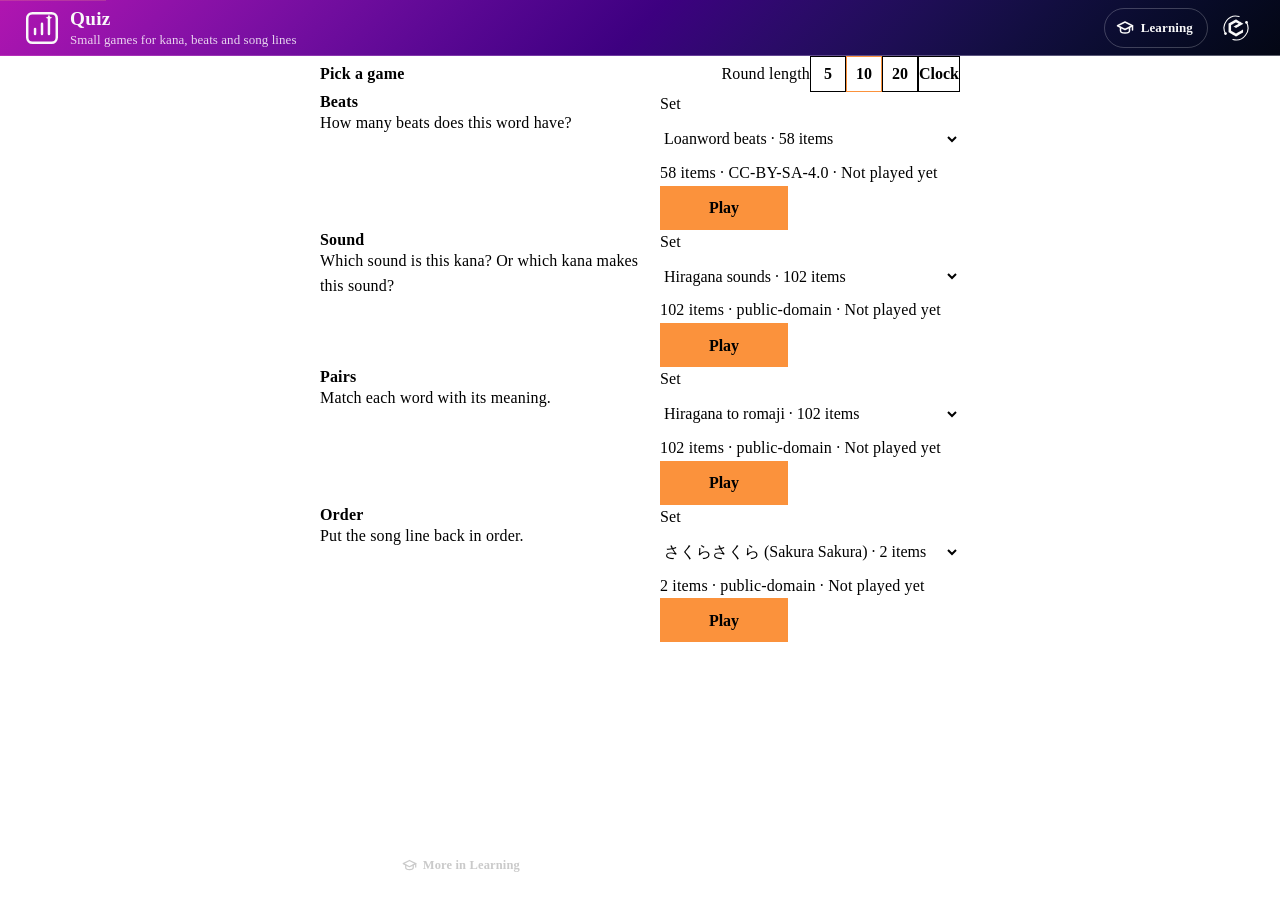
<file: index.html>
<!DOCTYPE html>
<html lang="en">
<head>
  <meta charset="UTF-8">
  <meta name="viewport" content="width=device-width, initial-scale=1.0">
  <link rel="icon" type="image/svg+xml" href="/favicon.svg">
  <link rel="icon" type="image/x-icon" href="/favicon.ico" sizes="16x16 32x32 48x48">
  <link rel="apple-touch-icon" sizes="180x180" href="/apple-touch-icon.png">
  <meta name="apple-mobile-web-app-title" content="Quiz">
  <link rel="manifest" href="/site.webmanifest">
  <meta name="neo-mark" content="on">
  <title>Quiz | Small games for kana, beats and song lines</title>
  <meta name="description" content="Count the beats of a loanword, pick the sound of a kana, match pairs and put a song line back in order, in rounds short enough to finish on a train">
  <meta property="og:title" content="Quiz | Small games for kana, beats and song lines">
  <meta property="og:description" content="Beats, sound, pairs and order: small games, every wrong answer explained">
  <meta property="og:type" content="website">
  <meta property="og:url" content="https://quiz.neorgon.com/">
  <meta property="og:site_name" content="Neorgon">
  <meta name="twitter:card" content="summary_large_image">
  <meta name="twitter:title" content="Quiz | Small games for kana, beats and song lines">
  <meta name="twitter:description" content="Beats, sound, pairs and order: small games, every wrong answer explained">
  <meta name="robots" content="index, follow">
  <link rel="canonical" href="https://quiz.neorgon.com/">
  <meta name="neo-repo" content="https://github.com/energon-a-secas/quiz-site">
  <meta property="og:locale" content="en_US">
  <meta name="theme-color" content="#040714">
  <meta property="og:image" content="https://quiz.neorgon.com/og-preview.jpg">
  <meta property="og:image:width" content="1200">
  <meta property="og:image:height" content="630">
  <!-- Fleet design tokens: canonical, do not redeclare locally (PROJECTS.md section 5) -->
  <link rel="stylesheet" href="https://cdn.neorgon.org/v1.0.0/styles/base.css">
  <link rel="stylesheet" href="css/style.css">
  <!-- Neorgon Header Kit (vendored; ?header=live swaps CSS to CDN). Keep after style.css, the kit owns the header. -->
  <script>(function(){var m=location.search.match(/[?&]theme=([\w-]+)/)||document.cookie.match(/(?:^|;\s*)neo_theme=([\w-]+)/);if(m&&m[1]!=='default')document.documentElement.dataset.theme=decodeURIComponent(m[1]);})();</script>
  <link rel="stylesheet" href="css/neorgon-header.css">
  <link rel="stylesheet" href="css/neorgon-themes.css">
  <link rel="stylesheet" href="https://cdn.neorgon.org/v1.0.0/header/season.css">
  <script defer src="js/neorgon-header.js"></script>
  <!-- NeoKeys Kit (vendored). The ? sheet, the H chrome toggle and the WCAG 2.1.4
       remap panel. Registrations are in js/keys.js, not here; H is off in embed.
       See packages/neorgon-ui/keys/README.md. -->
  <script>try{if(/(?:^|;\s*)neo_chrome=off/.test(document.cookie))document.documentElement.dataset.chrome='off'}catch(e){}</script>
  <meta name="neo-chrome-toggle" content="on">
  <link rel="stylesheet" href="css/neorgon-keys.css">
  <!-- Neorgon Footer Kit (vendored). Pins the footer to the viewport floor on short
       pages and builds the meta bar + back-to-top. See packages/neorgon-ui/footer/README.md. -->
  <link rel="stylesheet" href="css/neorgon-footer.css">
  <script defer src="js/neorgon-footer.js"></script>
  <!-- Neorgon Beacon Kit (vendored). Report-an-issue ladybug in the footer bar: it
       carries page context to balise.neorgon.com in a URL fragment and the
       visitor writes there. No form on this page and no request from it. -->
  <meta name="beacon-site" content="quiz-site">
  <meta name="neo-category" content="learning">
  <link rel="stylesheet" href="css/neorgon-beacon.css">
  <script defer src="js/neorgon-beacon.js"></script>
  <script type="application/ld+json">
  {
    "@context": "https://schema.org",
    "@type": "WebApplication",
    "name": "Quiz",
    "description": "Small games that teach one thing at a time: count the beats of a loanword, pick the sound of a kana, match two columns, put a song line back in order. Every wrong answer is explained. Runs in the browser; nothing is uploaded.",
    "url": "https://quiz.neorgon.com/",
    "applicationCategory": "EducationalApplication",
    "operatingSystem": "Any",
    "inLanguage": ["en", "es"],
    "offers": { "@type": "Offer", "price": "0", "priceCurrency": "USD" },
    "author": { "@type": "Organization", "name": "Neorgon", "url": "https://neorgon.com/" }
  }
  </script>
</head>
<body>

  <a class="skip-link" href="#main">Skip to content</a>

  <!-- Neorgon Header Kit contract. app mode: slim 56px, auto-hides on scroll,
       so the round keeps the phone's height. -->
  <header class="header-bar" data-header-mode="app">
    <div class="header-logo">
      <a href="./" class="header-title-link">
        <img src="https://cdn.neorgon.org/v1.0.0/energon-classic-logo.png" class="header-logo-img" alt="">
        <div class="header-title-wrap">
          <h1>Quiz</h1>
          <div class="header-subtitle" data-ui="header.subtitle">Small games for kana, beats and song lines</div>
        </div>
      </a>
    </div>
    <div class="header-right">
      <a class="header-home" href="https://neorgon.com/" title="neorgon.com" aria-label="Neorgon home">
        <svg class="nh-hub-icon" viewBox="0 0 24 24" fill="none" xmlns="http://www.w3.org/2000/svg" aria-hidden="true">
          <path d="M12 4.4 18.58 8.2 18.58 15.8 12 19.6 5.42 15.8 5.42 8.2Z" fill="currentColor" stroke="none"/>
          <g class="nh-orbit">
            <path d="M2.47 17.50 A11.0 11.0 0 0 1 14.85 1.37" fill="none" stroke="currentColor" stroke-width="1.05" stroke-linecap="round"/>
            <path d="M21.53 6.50 A11.0 11.0 0 0 1 9.15 22.63" fill="none" stroke="currentColor" stroke-width="1.05" stroke-linecap="round"/>
            <circle cx="21.71" cy="6.84" r="1.25" fill="currentColor"/>
            <circle cx="2.29" cy="17.16" r="1.25" fill="currentColor"/>
          </g>
        </svg>
      </a>
    </div>
  </header>

  <!-- The surface. One column, no card around it: the page is the surface
       (DESIGN.md section 3). js/router.js paints the library, the round, the
       results or a named error into #quiz-root; the attribution renders only
       when the set's licence says screen: "required". -->
  <main id="main">
    <div class="q-surface">
      <div id="quiz-root"></div>
      <!-- The honesty line, CONTRACTS convention 2: shown once per screen when a
           Spanish reader was given English (a song name or gloss with es: null). -->
      <p class="q-lang-note" id="quiz-lang-note" data-ui="lang.fallback" hidden>Parts of this set have no Spanish yet and are shown in English.</p>
      <aside class="q-attrib" id="quiz-attrib" hidden></aside>
    </div>
    <p id="quiz-progress" class="sr-only" aria-live="polite" aria-atomic="true"></p>
    <p id="quiz-verdict" class="sr-only" role="alert" aria-live="assertive" aria-atomic="true"></p>
  </main>

  <!-- Neorgon Footer Kit contract. minimal: note + meta bar on one line. -->
  <footer class="neo-footer" data-footer-mode="minimal">
    <span data-ui="footer">Runs entirely in your browser. Scores stay on this device.</span>
    <!-- neo-fleet:more -->
    <nav class="neo-more" aria-label="More in Learning" data-category="learning" data-label-en="Learning" data-label-es="Aprender">
      <span class="neo-more__label" aria-hidden="true"><svg class="neo-more__icon" viewBox="0 0 24 24" width="16" height="16" fill="none" stroke="currentColor" stroke-width="2" stroke-linecap="round" stroke-linejoin="round" aria-hidden="true" focusable="false"><path d="M12 4 22 9l-10 5L2 9z"/><path d="M6 11v4.5c0 1.7 2.7 3 6 3s6-1.3 6-3V11"/><path d="M22 9v5.5"/></svg><span class="neo-more__title">More in Learning</span></span>
      <ul class="neo-more__list">
        <li><a href="https://rappel.neorgon.com/">Rappel</a></li>
        <li><a href="https://runcible.neorgon.com/">Runcible</a></li>
        <li><a href="https://gamme.neorgon.com/">Gamme</a></li>
        <li><a href="https://yomu.neorgon.com/">Yomu</a></li>
        <li><a href="https://proctor.neorgon.com/">Proctor</a></li>
        <li><a class="neo-more__all" href="https://neorgon.com/learning/">All Learning tools</a></li>
      </ul>
    </nav>
    <!-- /neo-fleet:more -->
  </footer>

  <script type="module" src="js/app.js"></script>
</body>
</html>
</file>
<file: css/style.css>
/* ── Reset & tokens ─────────────────────────────────────────────
 * Canonical tokens (colours, font, type scale, spacing, radii, durations) come
 * from the CDN base.css linked in index.html. Only what base.css does not
 * define is declared here, plus the two per-site knobs. This file styles the
 * engine's own surfaces (library, round header, track, feedback panel,
 * results, errors, embed bar); each game module in js/games/ installs the
 * stylesheet for what it renders (qz- classes), so nothing here reaches into
 * an option, a tile or a chip.
 */
*, *::before, *::after { margin: 0; padding: 0; box-sizing: border-box; }

:root {
  --accent: #fb923c;
  --accent-bright: #fdba74;
  --danger: #e11d48;
  --ease-out: cubic-bezier(0.22, 1, 0.36, 1);
  --control-height: 44px;
  --control-height-sm: 36px;
  --keycap: 28px;
}

[hidden] { display: none !important; }
.sr-only { position: absolute; width: 1px; height: 1px; padding: 0; margin: -1px; overflow: hidden; clip: rect(0 0 0 0); white-space: nowrap; border: 0; }

html { height: 100%; }
body {
  font-family: var(--font); background: var(--bg); color: var(--text-primary);
  min-height: 100%; display: flex; flex-direction: column;
  line-height: 1.55; letter-spacing: 0.01em; -webkit-font-smoothing: antialiased;
}
main#main { flex: 1; display: flex; flex-direction: column; width: 100%; min-height: 0; }

/* ── The surface: one column, no card ──────────────────────────── */
.q-surface {
  width: 100%; max-width: 640px; margin: 0 auto; flex: 1;
  padding: var(--space-6) var(--space-4) var(--space-8);
  display: flex; flex-direction: column; gap: var(--space-6);
}
#quiz-root { display: flex; flex-direction: column; gap: var(--space-4); min-width: 0; }

/* ── Buttons ───────────────────────────────────────────────────── */
.btn {
  display: inline-flex; align-items: center; justify-content: center; gap: var(--space-2);
  min-height: var(--control-height); padding: 0 var(--space-4); border-radius: var(--radius-sm);
  font: inherit; font-size: var(--text-sm); font-weight: 600; line-height: 1.2; text-decoration: none;
  cursor: pointer; border: 1px solid transparent; background: transparent; color: var(--text-primary);
  transition: background-color var(--dur), color var(--dur), border-color var(--dur), transform var(--dur-fast);
  -webkit-tap-highlight-color: transparent;
}
.btn:disabled, .btn[aria-disabled="true"] { opacity: .45; cursor: not-allowed; pointer-events: none; }
.btn:active { transform: translateY(1px); }
.btn--sm { min-height: var(--control-height-sm); padding: 0 var(--space-3); font-size: var(--text-xs); }
.btn--primary { background: var(--accent); color: var(--bg); }
.btn--primary:hover { background: var(--accent-bright); }
.btn--ghost { border-color: var(--border-strong); }
.btn--ghost:hover { background: var(--surface-2); }
.btn--ghost[aria-pressed="true"] { background: var(--surface-2); border-color: var(--accent); }
:focus-visible { outline: 2px solid var(--accent-bright); outline-offset: 2px; }

.skip-link {
  position: absolute; top: 0; left: var(--space-4); z-index: 1000; padding: var(--space-2) var(--space-4);
  background: var(--accent-bright); color: var(--bg); font-weight: 600; font-size: var(--text-sm);
  border-radius: 0 0 var(--radius-sm) var(--radius-sm); text-decoration: none;
  transform: translateY(-100%); transition: transform var(--dur) var(--ease-out);
}
.skip-link:focus { transform: none; }

/* ── Embed mode ────────────────────────────────────────────────── */
.q-embed-bar {
  display: flex; align-items: center; justify-content: space-between; gap: var(--space-3);
  padding: 6px var(--space-4); border-bottom: 1px solid var(--border); background: var(--surface-1);
  font-size: var(--text-xs); color: var(--text-muted);
}
.q-embed-bar a { color: var(--accent-bright); text-decoration: none; white-space: nowrap; }
.q-embed-bar a:hover { text-decoration: underline; }
.q-embed-note { padding: var(--space-2) var(--space-4) 0; font-size: var(--text-xs); color: var(--text-muted); }
body.is-embed .header-bar, body.is-embed .neo-footer, body.is-embed .neo-beacon, body.is-embed .skip-link { display: none; }
body.is-embed .q-surface { padding: var(--space-4); }

/* ── Library ───────────────────────────────────────────────────── */
.q-library { display: flex; flex-direction: column; gap: var(--space-4); }
.q-library__head { display: flex; flex-wrap: wrap; align-items: center; justify-content: space-between; gap: var(--space-3) var(--space-6); }
.q-library__title { font-size: var(--text-2xl); font-weight: 600; line-height: 1.2; }
.q-games { list-style: none; display: flex; flex-direction: column; }
.q-game { display: grid; gap: var(--space-4); padding: var(--space-6) 0; border-top: 1px solid var(--border-subtle); }
.q-game:last-child { border-bottom: 1px solid var(--border-subtle); }
.q-game__info { display: flex; flex-direction: column; gap: var(--space-2); min-width: 0; }
.q-game__name { font-size: var(--text-xl); font-weight: 600; line-height: 1.2; }
.q-game__describe { color: var(--text-secondary); max-width: 44ch; }
.q-game__controls { display: grid; gap: var(--space-3); align-content: start; }
.q-field { display: grid; gap: var(--space-1); font-size: var(--text-sm); color: var(--text-secondary); }
.q-select {
  width: 100%; min-height: var(--control-height); padding: 0 var(--space-3);
  font: inherit; font-size: var(--text-sm); color: var(--text-primary);
  background: var(--surface-1); border: 1px solid var(--border-strong); border-radius: var(--radius-sm);
}
.q-select:disabled { opacity: .5; }
.q-library__prefs { display: flex; flex-wrap: wrap; align-items: center; gap: var(--space-3) var(--space-6); }
.q-sizes { display: flex; align-items: center; gap: var(--space-2); }
.q-sizes__label { font-size: var(--text-sm); color: var(--text-secondary); margin-right: var(--space-1); }
.q-sizes .btn { min-width: var(--control-height-sm); padding-inline: var(--space-2); font-variant-numeric: tabular-nums; }
/* The clock, off by default: a toggle, and the seconds it reveals. */
.q-timed { display: flex; flex-wrap: wrap; align-items: center; gap: var(--space-2); }
.q-timed__field { display: inline-flex; align-items: center; gap: var(--space-2); }
.q-timed__label { font-size: var(--text-sm); color: var(--text-secondary); }
.q-timed__input {
  width: 4.5rem; min-height: var(--control-height-sm); padding: 0 var(--space-2);
  font: inherit; font-size: var(--text-sm); font-variant-numeric: tabular-nums; color: var(--text-primary);
  background: var(--surface-1); border: 1px solid var(--border-strong); border-radius: var(--radius-sm);
}
.q-game__meta { font-size: var(--text-sm); color: var(--text-muted); font-variant-numeric: tabular-nums; }
.q-game__play { justify-self: start; min-width: 128px; }
@media (min-width: 940px) {
  .q-game { grid-template-columns: minmax(0, 1fr) 300px; gap: var(--space-8); }
}

/* ── Skeleton, while a set fetches ─────────────────────────────── */
@keyframes shimmer { to { background-position: -200% 0; } }
.skeleton {
  background: linear-gradient(90deg, var(--surface-1) 25%, var(--surface-2) 50%, var(--surface-1) 75%);
  background-size: 200% 100%; animation: shimmer 1.5s ease-in-out infinite; border-radius: var(--radius);
}
.q-skeleton { display: flex; flex-direction: column; gap: var(--space-3); }
.q-skeleton__head { display: flex; justify-content: space-between; gap: var(--space-4); }
.q-skeleton__head .skeleton { height: 16px; width: 28%; border-radius: var(--radius-sm); }
.q-skeleton__prompt { height: 72px; width: 56%; margin: var(--space-4) auto var(--space-6); }
.q-skeleton__row { height: var(--control-height); }

/* ── Round header, track, streak, quit ─────────────────────────── */
.q-round-head {
  display: grid; grid-template-columns: 1fr auto 1fr; align-items: center; gap: var(--space-3);
  font-size: var(--text-sm); font-weight: 500; color: var(--text-secondary);
}
.q-round-head__game { min-width: 0; overflow: hidden; text-overflow: ellipsis; white-space: nowrap; }
/* A filtered round names its filter beside the game, one step quieter. */
.q-round-head__filter { color: var(--text-muted); }
.q-round-head__progress { font-variant-numeric: tabular-nums; }
.q-round-head__streak { display: flex; justify-content: flex-end; min-height: 20px; }
.q-streak { display: inline-flex; align-items: center; gap: var(--space-2); color: var(--accent-bright); font-variant-numeric: tabular-nums; }
.q-streak__ring { display: inline-block; width: 8px; height: 8px; border-radius: 50%; background: var(--accent); }
.q-streak__ring.is-pulse { animation: q-pulse 200ms var(--ease-out); }
@keyframes q-pulse { 50% { transform: scale(1.15); } }
.q-track-slot { margin-top: calc(-1 * var(--space-2)); }
.q-track { display: flex; gap: 2px; height: 4px; }
.q-track__seg { flex: 1; background: var(--surface-2); border-radius: 2px; transition: background-color var(--dur); }
.q-track__seg.is-hit { background: var(--accent); }
.q-track__seg.is-miss { background: var(--danger); opacity: .6; }
.q-track--replay .q-track__seg.is-hit, .q-track--replay .q-track__seg.is-miss {
  animation: q-fade 200ms var(--ease-out) both; animation-delay: calc(var(--i, 0) * 40ms);
}
/* ── The clock: a 2px bar under the track, and its way out ─────
   It drains by transform alone, swaps to --danger for the last second (once,
   no flash and no pulse) and says nothing: it is aria-hidden, the item's
   announcement carries the seconds and a timeout speaks in #quiz-verdict.
   Under reduced motion js/clock.js steps the fill once a second instead. */
.q-clock-slot { margin-top: calc(-1 * var(--space-2)); }
.q-clock-row { display: flex; align-items: center; gap: var(--space-3); }
.q-clock { flex: 1; min-width: 0; height: 2px; background: var(--surface-2); border-radius: 1px; overflow: hidden; }
.q-clock__fill { display: block; width: 100%; height: 100%; background: var(--accent); transform-origin: left center; }
.q-clock.is-last .q-clock__fill { background: var(--danger); }
.q-clock__off { flex: none; }

.q-quit {
  display: flex; flex-wrap: wrap; align-items: center; justify-content: space-between; gap: var(--space-3);
  padding: var(--space-3) var(--space-4); border: 1px solid var(--border); border-radius: var(--radius); background: var(--surface-1);
}
.q-quit__title { font-weight: 500; }
.q-quit__actions { display: flex; gap: var(--space-2); }

/* ── The item host: the game renders into it ───────────────────── */
.q-host { display: flex; flex-direction: column; gap: var(--space-6); margin-top: var(--space-2); transition: opacity 150ms var(--ease-out); }
.q-host.is-leaving { opacity: 0; }
.q-host.is-entering { animation: q-rise 200ms var(--ease-out) both; }
@keyframes q-fade { from { opacity: 0; } }

/* ── Keycaps: a separate box beside the option, never text in it ── */
.q-keycap {
  display: inline-grid; place-items: center; width: var(--keycap); height: var(--keycap);
  font-size: var(--text-xs); font-weight: 600; font-variant-numeric: tabular-nums; color: var(--text-secondary);
  background: var(--surface-2); border: 1px solid var(--border-strong); border-radius: var(--radius-sm);
}
.q-keycap--wide { width: auto; padding: 0 var(--space-2); }
.q-keycap-wrap { display: inline-flex; }

/* ── The feedback panel ────────────────────────────────────────── */
.q-feedback {
  display: flex; flex-direction: column; gap: var(--space-4); padding: var(--space-4) var(--space-6);
  background: var(--surface-1); border: 1px solid var(--border); border-radius: var(--radius-lg);
  animation: q-rise 200ms var(--ease-out) both;
}
@keyframes q-rise { from { opacity: 0; transform: translateY(8px); } }
.q-feedback__title { font-size: var(--text-xl); font-weight: 600; }
/* Programmatic focus lands on these headings; the ring hugs the words, not the column. */
.q-feedback__title, .q-results__title, .q-error__title { width: fit-content; }
.q-miss { display: flex; flex-direction: column; gap: var(--space-3); }
.q-miss + .q-miss { padding-top: var(--space-4); border-top: 1px solid var(--border-subtle); }
/* A miss the clock caused, above the game's own why. */
.q-miss__timeout { font-weight: 600; color: var(--text-primary); }
.q-miss__what { color: var(--text-secondary); }
.q-miss__expected { font-size: var(--text-lg); font-weight: 600; color: var(--text-primary); }
/* Kana-only answers break only at the spaces between pieces, never inside one. */
.q-miss__expected, .q-miss-list__expected, .q-miss-list__prompt { word-break: keep-all; line-break: strict; overflow-wrap: anywhere; }
.q-miss__why { display: flex; flex-direction: column; gap: var(--space-3); max-width: 65ch; }
.q-feedback__continue { align-self: flex-start; }

/* ── Results ───────────────────────────────────────────────────── */
.q-results { display: flex; flex-direction: column; gap: var(--space-3); }
.q-results__title { font-size: var(--text-2xl); font-weight: 600; line-height: 1.2; }
.q-results__score { font-size: var(--text-xl); font-weight: 500; }
.q-results__meta { font-size: var(--text-sm); color: var(--text-secondary); font-variant-numeric: tabular-nums; }
.q-results .q-track { margin: var(--space-2) 0 var(--space-4); }
.q-results__misses { margin-top: var(--space-2); font-size: var(--text-xs); font-weight: 600; text-transform: uppercase; letter-spacing: .08em; color: var(--text-muted); }
.q-miss-list { list-style: none; display: flex; flex-direction: column; }
.q-miss-list__row {
  display: grid; grid-template-columns: minmax(0, 1fr) auto; gap: var(--space-1) var(--space-4); align-items: baseline;
  padding: var(--space-3) 0; border-top: 1px solid var(--border-subtle);
}
.q-miss-list__row:last-child { border-bottom: 1px solid var(--border-subtle); }
.q-miss-list__prompt { font-size: var(--text-lg); font-weight: 500; }
.q-miss-list__expected { font-weight: 600; color: var(--accent-bright); font-variant-numeric: tabular-nums; }
.q-miss-list__why { grid-column: 1 / -1; font-size: var(--text-sm); color: var(--text-secondary); max-width: 65ch; }
.q-miss-list__timeout { font-weight: 600; }
.q-results__actions { display: flex; flex-wrap: wrap; gap: var(--space-3); margin-top: var(--space-4); }

/* ── Named errors, never a blank ───────────────────────────────── */
.q-error { display: flex; flex-direction: column; align-items: flex-start; gap: var(--space-3); padding: var(--space-6) 0; }
.q-error__title { font-size: var(--text-xl); font-weight: 600; }
.q-error__message { max-width: 65ch; }
.q-error__detail {
  font-family: ui-monospace, SFMono-Regular, Menlo, monospace; font-size: var(--text-sm); color: var(--text-muted);
  max-width: 65ch; overflow-wrap: anywhere;
}

/* ── The honesty line, once per screen ─────────────────────────── */
.q-lang-note { font-size: var(--text-sm); color: var(--text-secondary); }

/* ── Attribution, when the licence says screen: "required" ─────── */
.q-attrib { border-top: 1px solid var(--border-subtle); padding-top: var(--space-4); color: var(--text-muted); font-size: var(--text-xs); line-height: 1.6; max-width: 80ch; }
.q-attrib a { color: var(--text-secondary); }
.q-attrib__line { display: flex; align-items: center; gap: var(--space-3); min-height: var(--control-height-sm); cursor: pointer; list-style: none; }
.q-attrib__line::-webkit-details-marker { display: none; }
.q-attrib__first { flex: 1; min-width: 0; overflow: hidden; text-overflow: ellipsis; white-space: nowrap; }
.q-attrib__more { flex: none; color: var(--text-secondary); text-decoration: underline; text-underline-offset: 2px; }
.q-attrib__details[open] .q-attrib__first { white-space: normal; }
.q-attrib__body { padding-top: var(--space-2); }

/* ── Reduced motion: every entry becomes a 100ms opacity change ── */
@media (prefers-reduced-motion: reduce) {
  .q-host { transition: opacity 100ms linear; }
  .q-host.is-entering, .q-feedback, .q-track--replay .q-track__seg.is-hit, .q-track--replay .q-track__seg.is-miss {
    animation: q-fade 100ms linear both; animation-delay: 0ms;
  }
  .q-streak__ring.is-pulse, .skeleton { animation: none; }
  /* The bar steps once a second from JS, so it never transitions. */
  .q-clock__fill { transition: none !important; }
  .btn, .q-track__seg { transition-duration: 100ms; }
}

/* ── Responsive ────────────────────────────────────────────────── */
@media (max-width: 480px) {
  .q-surface { padding: var(--space-4) var(--space-3); }
  :root { --keycap: 24px; --tile: 56px; }
  .q-feedback { padding: var(--space-4); }
  /* One thumb free: the panel's one action spans the column. */
  .q-feedback__continue { align-self: stretch; }
  .q-sizes { width: 100%; }
  .q-library__prefs { width: 100%; gap: var(--space-3); }
  /* A miss row stacks: the prompt line, then the expected under it, then the why. */
  .q-miss-list__row { grid-template-columns: minmax(0, 1fr); }
}
</file>
<file: css/neorgon-header.css>
/* ══════════════════════════════════════════════════════════════
   Neorgon Header Kit: header.css
   Canonical source: packages/neorgon-ui/header/
   Vendored per site as css/neorgon-header.css; do not edit copies.
   Live CDN: https://cdn.neorgon.org/v1.0.0/header/header.css
   ══════════════════════════════════════════════════════════════ */

:root {
  /* Geometry */
  --header-h: 68px;
  --header-h-app: 56px;
  --header-control-h: 40px; /* every header control (buttons, ⋯, palette, home) shares this height */
  /* Logo height. A token, not a literal, so a site can make the mark carry more
     weight without forking the kit. Default 36px = the historical value, so
     nothing changes for a site that never sets it. The bar is 68px with no
     vertical padding, so ~52px is the practical ceiling before the mark starts
     to look wedged against the edges. */
  --header-logo-h: 36px;
  --header-logo-h-mobile: 28px;

  /* Palette: themes override these (see themes.css) */
  --header-bg-start: #B015B0;
  --header-bg-mid: #3D0080;
  --header-bg-end: #040714;
  /* Kept here for anything that references the composed gradient, but the
     authoritative copy is re-declared on .header-bar below; see the note
     there before changing either. */
  --header-bg: linear-gradient(in oklch 135deg, var(--header-bg-start) 0%, var(--header-bg-mid) 50%, var(--header-bg-end) 100%);
  --header-glass: rgba(0, 9, 18, .35);
  --header-text: #f9f9f9;
  --header-text-dim: rgba(255, 255, 255, .72);
  --header-border: rgba(255, 255, 255, .07);
  --header-border-strong: rgba(255, 255, 255, .22);
  --header-accent: #e879f9;
  --header-menu-bg: #10142a;
  --header-menu-hover: rgba(255, 255, 255, .08);

  /* Focus ring: near-white with a whisper of the brand hue so it never
     reads as a stray browser default. 5.77:1 (bright end) to 17.98:1
     (dark end) against the bar, 16.54:1 on the menu. Themes may override. */
  --header-focus: oklch(0.97 0.02 320);
  --header-focus-w: 2px;

  /* Icon sizing. Two tokens: a filled glyph reads heavier than a stroked
     one in the same box, so the solid home icon is set smaller to match
     optically. */
  --header-icon: 22px;        /* stroked glyphs (palette) */
  --header-icon-solid: 20px;  /* filled glyphs (home) */

  /* ease-out-quart: fast start, long settle, no overshoot. */
  --header-ease: cubic-bezier(.22, 1, .36, 1);
  --header-ease-in: cubic-bezier(.55, 0, 1, .45);
}

/* Colour judgements about the DEFAULT gradient specifically. Scoped to
   html:not([data-theme]) because themes.css sets these per theme at the
   same specificity as :root, so a :root override here would silently
   overwrite all five palettes. Every consumer below pairs them with a
   var() fallback to the theme's own token. */
html:not([data-theme]) {
  /* --header-border-strong (.22) measures 1.91-1.95:1 on the bar, below
     the 3:1 WCAG 1.4.11 needs for a control boundary. .42 gives 3.73-4.02:1. */
  --header-control-border: rgba(255, 255, 255, .42);

  /* --header-bg-end (#040714) is identical to the standard page
     background, so a flat hairline measures 1.14:1 on the right half.
     The bar's luminance swings 43x left-to-right, so the edge ramps too. */
  --header-edge-from: rgba(255, 255, 255, .10);
  --header-edge-to: rgba(255, 255, 255, .34);

  /* .72 measures 4.14:1 at the start of the subtitle span, below AA.
     Split from the icon colour, which only needs 3:1 as non-text. */
  --header-text-dim: rgba(255, 255, 255, .82);
  --header-icon-color: rgba(255, 255, 255, .78);
}

/* ── The sticky offset ───────────────────────────────────────────
   --neo-sticky-top is how much of the viewport's top the header covers
   right now. header.js keeps it exact (it measures the bar, and drops to 0
   while auto-hide or the Keys Kit's H toggle has the bar away); these rules
   are the value before it runs, and with JS off. Rails, scope strips and
   scroll-margin-top read it instead of hardcoding 56px or 68px:

     .rail { position: sticky; top: var(--neo-sticky-top, 0px); }
     h2[id] { scroll-margin-top: calc(var(--neo-sticky-top, 0px) + 12px); }

   The kit sets no scroll-padding of its own: many sites already offset
   their anchors with scroll-margin-top, and the two add up. */
:root { --neo-sticky-top: 0px; }
:root:has(.header-bar) { --neo-sticky-top: var(--header-h); }
:root:has(.header-bar[data-header-mode="app"]) { --neo-sticky-top: var(--header-h-app); }
:root[data-chrome="off"]:has(.header-bar) { --neo-sticky-top: 0px; }

/* ══════════════════════════════════════════════════════════════
   SKINS: site-level identity, opt-in per site
   ────────────────────────────────────────────────────────────
   A skin replaces the default magenta gradient for ONE site whose
   own palette clashes with it. Set it in the site's markup:

     <header class="header-bar" data-header-mode="content"
             data-header-skin="brass">

   This is NOT the theme system. Precedence, by design:

     visitor choice (?theme= / cookie)  >  season (CDN)  >  skin  >  kit default

   A site that should sit out every season keeps its skin with
   `<html lang="en" data-season="off">` (see season.css). That declines
   the fleet's decoration only; a visitor's ?theme= still wins.

   Named skins below are the reusable ones. For a one-off palette no
   other site would share, use `data-header-skin="custom"` and declare
   the tokens in the site's own CSS; contract at the end of this block.

   Two cascade facts make that ordering work, and both are easy to
   get wrong:

   1. A declaration ON .header-bar beats a value INHERITED from
      <html>, whatever the specificity. Visitor themes declare on
      <html>, so every skin is scoped `html:not([data-theme])`:
      the moment a visitor picks a theme, all skins stop matching.
   2. Season rules in season.css carry a matching
      `[data-header-skin]` selector one step more specific than the
      skin rules below, so an armed season still flips skinned
      sites. Do not raise the specificity here without raising it
      there too, or skinned sites will silently sit out the season.

   3. The Footer Kit's pieces (.neo-footer, and .neo-top and .neo-modal,
      which it appends to <body>) and the Beacon link sit outside
      .header-bar, so a skin declared only on the bar never reaches
      their focus rings and borders (queue #156). Every skin rule
      therefore names them too, behind `:has()` on <html>. That item is
      wrapped in `:is()` because :is() forgives a selector it cannot
      parse: a browser without :has() drops that one item, not the
      whole rule and with it the header's own skin. `:where()` inside
      :has() keeps it at (0,2,1), under an armed season's (0,3,2)
      pieces rule in season.css. The footer and beacon resolve the
      tokens on those pieces; see "Header-derived tokens" in footer.css.

   Each skin also sets --header-focus, a near-white in its own hue, so
   the header's focus rings and the Beacon's stop being the default's
   pink on a skinned site.

   Each skin re-tunes the edge ramp and control border for its own
   surface; those defaults are calibrated to the magenta gradient
   and are wrong on a black bar.
   ══════════════════════════════════════════════════════════════ */

/* ink: near-black neutral. The default choice for a site whose
   palette the magenta gradient fights. */
html:not([data-theme]) .header-bar[data-header-skin="ink"],
:is(html:not([data-theme]):has(:where(.header-bar[data-header-skin="ink"])) :is(.neo-footer, .neo-top, .neo-modal, .neo-beacon-link)) {
  --header-focus: oklch(0.97 0.01 255);
  --header-bg-start: #14161c;
  --header-bg-mid: #0b0d12;
  --header-bg-end: #050609;
  --header-glass: rgba(10, 12, 16, .55);
  --header-accent: #cbd5e1;
  --header-text: #f4f4f5;
  --header-text-dim: rgba(255, 255, 255, .78);
  --header-icon-color: rgba(255, 255, 255, .74);
  --header-border: rgba(255, 255, 255, .09);
  --header-border-strong: rgba(255, 255, 255, .24);
  --header-control-border: rgba(255, 255, 255, .44);
  --header-menu-bg: #14161c;
  --header-menu-hover: rgba(255, 255, 255, .09);
  /* A near-black bar sits close to the page in luminance at BOTH ends,
     so the edge has to be brighter than the gradient's ramp. */
  --header-edge-from: rgba(255, 255, 255, .26);
  --header-edge-to: rgba(255, 255, 255, .26);
}

/* carbon: flat true black, no gradient. The most restrained option;
   the hairline does all the separating. */
html:not([data-theme]) .header-bar[data-header-skin="carbon"],
:is(html:not([data-theme]):has(:where(.header-bar[data-header-skin="carbon"])) :is(.neo-footer, .neo-top, .neo-modal, .neo-beacon-link)) {
  --header-focus: oklch(0.97 0 0);
  --header-bg-start: #08080a;
  --header-bg-mid: #08080a;
  --header-bg-end: #08080a;
  --header-glass: rgba(0, 0, 0, .6);
  --header-accent: #e5e5e5;
  --header-text: #fafafa;
  --header-text-dim: rgba(255, 255, 255, .76);
  --header-icon-color: rgba(255, 255, 255, .72);
  --header-border: rgba(255, 255, 255, .12);
  --header-border-strong: rgba(255, 255, 255, .26);
  --header-control-border: rgba(255, 255, 255, .46);
  --header-menu-bg: #101012;
  --header-menu-hover: rgba(255, 255, 255, .1);
  --header-edge-from: rgba(255, 255, 255, .3);
  --header-edge-to: rgba(255, 255, 255, .3);
}

/* brass: warm dark, tuned to incident-runbook's #b8935f / #d8b280
   accents and its #040714 page background. */
html:not([data-theme]) .header-bar[data-header-skin="brass"],
:is(html:not([data-theme]):has(:where(.header-bar[data-header-skin="brass"])) :is(.neo-footer, .neo-top, .neo-modal, .neo-beacon-link)) {
  --header-focus: oklch(0.97 0.02 75);
  --header-bg-start: #2a2114;
  --header-bg-mid: #16120c;
  --header-bg-end: #040714;
  --header-glass: rgba(22, 18, 12, .5);
  --header-accent: #d8b280;
  --header-text: #f7f3ea;
  --header-text-dim: rgba(247, 243, 234, .8);
  --header-icon-color: rgba(216, 178, 128, .86);
  --header-border: rgba(216, 178, 128, .2);
  --header-border-strong: rgba(216, 178, 128, .38);
  --header-control-border: rgba(216, 178, 128, .55);
  --header-menu-bg: #17130d;
  --header-menu-hover: rgba(216, 178, 128, .14);
  --header-edge-from: rgba(216, 178, 128, .22);
  --header-edge-to: rgba(216, 178, 128, .34);
}

/* slate: cool blue-grey. Neutral without going fully black. */
html:not([data-theme]) .header-bar[data-header-skin="slate"],
:is(html:not([data-theme]):has(:where(.header-bar[data-header-skin="slate"])) :is(.neo-footer, .neo-top, .neo-modal, .neo-beacon-link)) {
  --header-focus: oklch(0.97 0.02 230);
  --header-bg-start: #33415a;
  --header-bg-mid: #1e293b;
  --header-bg-end: #0b1120;
  --header-glass: rgba(15, 23, 42, .5);
  --header-accent: #7dd3fc;
  --header-text: #f1f5f9;
  --header-text-dim: rgba(241, 245, 249, .8);
  --header-icon-color: rgba(226, 232, 240, .78);
  --header-border: rgba(148, 163, 184, .2);
  --header-border-strong: rgba(148, 163, 184, .36);
  --header-control-border: rgba(203, 213, 225, .5);
  --header-menu-bg: #16202f;
  --header-menu-hover: rgba(148, 163, 184, .16);
  --header-edge-from: rgba(148, 163, 184, .18);
  --header-edge-to: rgba(148, 163, 184, .34);
}

/* aurora: deep teal into cyan. For data/monitoring surfaces. */
html:not([data-theme]) .header-bar[data-header-skin="aurora"],
:is(html:not([data-theme]):has(:where(.header-bar[data-header-skin="aurora"])) :is(.neo-footer, .neo-top, .neo-modal, .neo-beacon-link)) {
  --header-focus: oklch(0.97 0.02 205);
  --header-bg-start: #0e7490;
  --header-bg-mid: #0a3d4d;
  --header-bg-end: #040714;
  --header-glass: rgba(8, 51, 68, .5);
  --header-accent: #67e8f9;
  --header-text: #ecfeff;
  --header-text-dim: rgba(236, 254, 255, .82);
  --header-icon-color: rgba(165, 243, 252, .82);
  --header-border: rgba(103, 232, 249, .2);
  --header-border-strong: rgba(103, 232, 249, .36);
  --header-control-border: rgba(165, 243, 252, .5);
  --header-menu-bg: #07222c;
  --header-menu-hover: rgba(103, 232, 249, .14);
  --header-edge-from: rgba(103, 232, 249, .2);
  --header-edge-to: rgba(103, 232, 249, .32);
}

/* ember: warm amber into rust. For alert/ops surfaces that want
   warmth without reading as the danger theme. */
html:not([data-theme]) .header-bar[data-header-skin="ember"],
:is(html:not([data-theme]):has(:where(.header-bar[data-header-skin="ember"])) :is(.neo-footer, .neo-top, .neo-modal, .neo-beacon-link)) {
  --header-focus: oklch(0.97 0.02 85);
  --header-bg-start: #9a3412;
  --header-bg-mid: #4a1608;
  --header-bg-end: #040714;
  --header-glass: rgba(74, 22, 8, .5);
  --header-accent: #fbbf24;
  --header-text: #fff7ed;
  --header-text-dim: rgba(255, 247, 237, .82);
  --header-icon-color: rgba(253, 230, 138, .84);
  --header-border: rgba(251, 191, 36, .2);
  --header-border-strong: rgba(251, 191, 36, .36);
  --header-control-border: rgba(253, 230, 138, .5);
  --header-menu-bg: #23120a;
  --header-menu-hover: rgba(251, 191, 36, .14);
  --header-edge-from: rgba(251, 191, 36, .2);
  --header-edge-to: rgba(251, 191, 36, .32);
}

/* jade: clinical emerald. Tuned to headpain-site's #059669 / #10b981
   accents on its #040714 page. For calm medical/health surfaces where
   both the magenta default and ember's warning-warmth read wrong. */
html:not([data-theme]) .header-bar[data-header-skin="jade"],
:is(html:not([data-theme]):has(:where(.header-bar[data-header-skin="jade"])) :is(.neo-footer, .neo-top, .neo-modal, .neo-beacon-link)) {
  --header-focus: oklch(0.97 0.02 165);
  --header-bg-start: #065f46;
  --header-bg-mid: #043b2c;
  --header-bg-end: #040714;
  --header-glass: rgba(4, 59, 44, .5);
  --header-accent: #6ee7b7;
  --header-text: #ecfdf5;
  --header-text-dim: rgba(236, 253, 245, .82);
  --header-icon-color: rgba(167, 243, 208, .84);
  --header-border: rgba(110, 231, 183, .2);
  --header-border-strong: rgba(110, 231, 183, .36);
  --header-control-border: rgba(167, 243, 208, .5);
  --header-menu-bg: #08251c;
  --header-menu-hover: rgba(110, 231, 183, .14);
  --header-edge-from: rgba(110, 231, 183, .2);
  --header-edge-to: rgba(110, 231, 183, .32);
}

/* The named skins compose their gradient in oklab, not oklch.
   oklch carries a hue, and a stop with almost no chroma has a hue that is
   "powerless": the browser borrows the neighbouring stop's hue instead,
   from each side. brass's near-neutral mid (#16120c) took the brown hue on
   its left and the navy hue on its right, so the bar changed colour in one
   step along the 50% line: the brown-to-navy diagonal near x=700 on
   Releve's and apps-site's headers. Measured on a 1440px bar: the largest
   one-step change in OKLab a/b was 24.4 (x1000) in oklch and 1.8 in oklab;
   every other skin measures 0.7 to 3.2 either way, and oklab lowers it for
   aurora, ember and jade too. These skins are dark, low-chroma ramps with
   no hue sweep to keep. The default gradient and the visitor themes stay
   in oklch, where the sweep is the design.
   Scope: (0,3,1), the skins' own weight. An armed season's skinned rule
   re-asserts its oklch gradient at (0,4,2), so seasons look the same on a
   skinned site as anywhere else. `custom` is left alone: the site chose
   those stops under oklch. */
html:not([data-theme]) .header-bar:is([data-header-skin="ink"], [data-header-skin="carbon"],
  [data-header-skin="brass"], [data-header-skin="slate"], [data-header-skin="aurora"],
  [data-header-skin="ember"], [data-header-skin="jade"]) {
  --header-bg: linear-gradient(in oklab 135deg, var(--header-bg-start) 0%, var(--header-bg-mid) 50%, var(--header-bg-end) 100%);
}

/* ── custom: a site-authored skin ────────────────────────────────
   For a one-off palette that no named skin fits and that no other
   site would reuse. The kit deliberately ships NO tokens for this
   value: the site supplies them, and the kit stays out of the way.

     <header class="header-bar" data-header-skin="custom">

   In the site's own css/style.css, copy this selector EXACTLY: the
   scoping and the specificity are the whole contract:

     html:not([data-theme]) .header-bar[data-header-skin="custom"],
     html:not([data-theme]) :is(.neo-footer, .neo-top, .neo-modal, .neo-beacon-link) {
       --header-focus: …;
       --header-bg-start: …;  --header-bg-mid: …;  --header-bg-end: …;
       --header-accent: …;    --header-text: …;    --header-text-dim: …;
       --header-icon-color: …; --header-border: …; --header-border-strong: …;
       --header-control-border: …; --header-menu-bg: …; --header-menu-hover: …;
       --header-edge-from: …; --header-edge-to: …;
     }

   Why that exact selector, and nothing shorter:
     · `html:not([data-theme])` makes the skin collapse the instant a
       visitor picks a theme. Drop it and the site ignores ?theme=.
     · `[data-header-skin="custom"]` puts it at (0,3,1), above the
       kit default, below an armed season's (0,4,2) skin variant. A
       bare `.header-bar { --header-bg-start: … }` is only (0,1,0)
       and the kit's own defaults would beat it.
     · The second line hands the same tokens to the Footer Kit's
       pieces and the Beacon link, which sit outside the bar. Without
       it the footer's focus rings stay the kit's magenta (queue #156).
       It is (0,2,1), below an armed season's (0,3,2) pieces rule, so
       a season still re-skins the footer. A site that only skins a
       page with no footer can leave it out.
   Set only the three gradient stops if that is all that clashes; the
   bar re-composes --header-bg from them (see .header-bar below).
   Only the three stops + accent are usually enough, but re-tune the
   edge ramp too if the bar is much darker or lighter than the default
   magenta, which those values are calibrated against. */

/* ── Bar ─────────────────────────────────────────────────────── */
.header-bar {
  position: sticky;
  top: 0;
  z-index: var(--z-sticky-header, 200);
  display: flex;
  align-items: center;
  gap: var(--space-3, 12px);
  height: var(--header-h);
  padding: 0 var(--space-6, 24px);
  /* Re-composed HERE, not only at :root. A custom property's var()
     references resolve on the element where that property is declared, so a
     --header-bg built at :root bakes in :root's start/mid/end and ignores any
     override made further down the tree. Declaring it on .header-bar means
     skins (and any site override on the bar) only need to set the three
     stops. Themes still work: they set the stops on <html>, which inherits
     down to here before this resolves. */
  --header-bg: linear-gradient(in oklch 135deg, var(--header-bg-start) 0%, var(--header-bg-mid) 50%, var(--header-bg-end) 100%);
  background: var(--header-bg);
  border-bottom: 1px solid var(--header-border);
  color: var(--header-text);
  --header-h-cur: var(--header-h);
}

/* Bottom edge as a ramp, not a flat hairline (see --header-edge-*).
   Degrades to the theme's flat --header-border where unsupported or
   where a theme defines no ramp of its own. */
html:not([data-theme]) .header-bar {
  border-image: linear-gradient(
    to right,
    var(--header-edge-from, rgba(255, 255, 255, .10)),
    var(--header-edge-to, rgba(255, 255, 255, .34))
  ) 1;
}
/* Hub is a floating glass plate, not a band welded to the page; the
   ramp would read as a seam. */
html:not([data-theme]) .header-bar[data-header-mode="hub"] {
  border-image: none;
  border-bottom-color: var(--header-border);
}

/* Mode: hub, transparent cozy glass, no gradient */
.header-bar[data-header-mode="hub"] {
  background: var(--header-glass);
  backdrop-filter: blur(12px);
  -webkit-backdrop-filter: blur(12px);
}

/* Mode: app, slim, auto-hides on scroll down (JS toggles .header-hidden) */
.header-bar[data-header-mode="app"] {
  height: var(--header-h-app);
  --header-h-cur: var(--header-h-app);
}

/* Auto-hide. `app` mode has it by definition; every other mode opts in with
   data-header-autohide="on" and keeps its own height and background. */
.header-bar[data-header-mode="app"],
.header-bar[data-header-autohide="on"] {
  transition: transform .26s var(--header-ease, ease);
}
/* Leaving accelerates away; returning decelerates in. Same budget. */
.header-bar[data-header-mode="app"].header-hidden,
.header-bar[data-header-autohide="on"].header-hidden {
  transform: translateY(-100%);
  transition-duration: .2s;
  transition-timing-function: var(--header-ease-in, ease);
}
/* Keyboard focus entering a hidden bar reveals it: focus must never sit
   on an off-screen control (WCAG 2.4.7, and 2.2's 2.4.11). header.js
   drops the class on focusin so the next scroll decision agrees with
   what is painted; this rule covers the frame in between. */
.header-bar.header-hidden:focus-within { transform: none; }

/* ── Logo block ──────────────────────────────────────────────── */
.header-logo {
  display: flex;
  align-items: center;
  gap: 10px;
  flex-shrink: 0;
  min-width: 0;
}
.header-logo-img {
  height: var(--header-logo-h, 36px);
  width: auto;
  flex-shrink: 0;
  display: block;
  transition: transform .28s var(--header-ease, ease);
}
/* The raster fallback still needs forcing white; the injected vector must not
   be filtered, because it already inherits the header's own text colour and
   inverting it would undo exactly the thing it was swapped in to fix. */
img.header-logo-img { filter: brightness(0) invert(1); }
svg.header-logo-mark { color: var(--header-text); fill: currentColor; width: auto; }
/* A site that ships its own mark gets it as a mask over currentColor, so the
   glyph follows the header's text colour exactly as the inline svg does. An
   <img> could not: it paints its own pixels and ignores the cascade. */
.header-logo-own {
  /* Width tracks height rather than restating the token: .header-logo-img
     already sets height, and it drops to --header-logo-h-mobile under 700px.
     Pinning width to the desktop value gave a 36x28 box on a phone. */
  aspect-ratio: 1;
  width: auto;
  /* Declared, not inherited. `background: currentColor` resolves against
     whatever the ancestor set, and the logo is always inside an <a>: on a site
     whose logo anchor carries no class, that ancestor is an unstyled link and
     currentColor is the UA's #0000EE. The mark then paints link-blue, silently,
     because nothing in the page is wrong enough to throw. Every fleet site
     happens to wrap the logo in .header-title-link (which the kit gives
     color: inherit), so this only surfaced when ops-console adopted the kit
     with a bare <a>. Stating the colour here makes the mask independent of the
     markup around it, which is the contract the rest of the kit already keeps. */
  color: var(--header-text);
  background: currentColor;
  /* The image itself is set inline by header.js, derived from the manifest
     link, because a fleet site is served at its domain root and a kit showcase
     is not. Only the parts that do not vary live here. */
  -webkit-mask-position: center; mask-position: center;
  -webkit-mask-size: contain;    mask-size: contain;
  -webkit-mask-repeat: no-repeat; mask-repeat: no-repeat;
}
.header-logo-img:hover,
.header-title-link:hover .header-logo-img { transform: scale(1.06) rotate(-4deg); }

/* min-height also fixes a target-size failure: at <=700px the subtitle is
   hidden and this link collapses to 22px, under the 24px WCAG 2.5.8
   minimum. The parent centres it, so it grows symmetrically, with no shift. */
.header-title-link {
  text-decoration: none;
  color: inherit;
  min-width: 0;
  display: flex;
  flex-direction: column;
  justify-content: center;
  min-height: var(--header-control-h);
}
/* Current contract: mark + name are ONE anchor to the site's own home
   (the img rides inside .header-title-link with alt=""), so the link's
   accessible name is the title text and the logo stops being a second,
   differently-behaved link. Scoped with :has() so the retired two-anchor
   markup keeps rendering unchanged wherever it still exists. */
.header-title-link:has(> .header-logo-img, > picture) {
  flex-direction: row;
  align-items: center;
  gap: 10px;
}
.header-title-wrap {
  display: flex;
  flex-direction: column;
  justify-content: center;
  min-width: 0;
}
/* The one visible cue that the name is a control: the title warms to the
   accent on hover. Kept subtle; the cursor and the logo tilt do the rest. */
.header-logo h1 { transition: color .2s var(--header-ease, ease); }
.header-title-link:hover h1 { color: var(--header-accent); }
/* rem, not em: a shared component must not rescale because a site set its
   own body font-size. 1.2rem == 19.2px == today's rendered size.

   `margin: 0` for the same reason, and it is load-bearing: the UA gives h1
   `.67em 0`, which at this size is 12.86px above and below. The kit never
   reset it, so the title block came out 67px inside app mode's fixed 56px
   bar: the title rode high and the subtitle hung out of the header into the
   page. It looked fine on most sites only because they link the CDN
   `styles/base.css`, whose `*` reset zeroed it for us; the sites that don't
   (headpain, autopilot, references-api in app mode) showed the real geometry. */
.header-logo h1 {
  margin: 0;
  font-size: 1.2rem;
  font-weight: 600;
  line-height: 1.2;
  letter-spacing: .015em;
  color: var(--header-text);
  white-space: nowrap;
}
/* All four sides declared, so a site that authors the subtitle as a <p>
   rather than a <div> does not reintroduce the same UA margin. */
.header-subtitle {
  font-size: .8125rem;
  line-height: 1.25;
  color: var(--header-text-dim);
  font-weight: 500;
  margin: 2px 0 0;
  letter-spacing: .005em;
  white-space: nowrap;
}

/* Epigraph: the animating half of a bilingual subtitle. The glyph churn is
   decoration, so it is aria-hidden and .neo-epi-sr carries the real sentence
   for assistive tech. Both live inside .header-subtitle, which keeps the
   existing nowrap and mobile-hide behaviour unchanged. */
.neo-epi { font-variant-ligatures: none; }
.neo-epi-sr {
  position: absolute;
  width: 1px; height: 1px;
  margin: -1px; padding: 0; border: 0;
  overflow: hidden;
  clip-path: inset(50%);
  white-space: nowrap;
}

/* ── Right cluster: actions + theme toggle + home ────────────── */
.header-right {
  margin-left: auto;
  display: flex;
  align-items: center;
  gap: var(--space-2, 8px);
  min-width: 0;
}

.header-actions {
  display: flex;
  align-items: center;
  gap: var(--space-2, 8px);
  position: relative; /* overflow .header-menu anchors here */
  min-width: 0;
}
.header-actions .btn,
.header-actions .nav-link {
  white-space: nowrap;
  flex-shrink: 0;
}
/* Uniform control row: direct action children match the icon buttons'
   height so Share / ⋯ / palette / home read as one correlative strip.
   (Direct-child only: items moved into the ⋯ menu keep menu styling.) */
.header-actions > .btn,
.header-actions > .nav-link,
.header-actions > button,
.header-actions > a {
  height: var(--header-control-h);
  min-height: 0; /* neutralize site-level control minimums (e.g. --control-height) */
  box-sizing: border-box;
  display: inline-flex;
  align-items: center;
}

/* Same guarantee one level down, for the kit's own grouping idiom.
   header.js already knows .header-btn-group as a unit that travels into the ⋯
   menu whole; the geometry rule above did not, so a grouped button kept its
   own height and the row went ragged: pathfinder shipped 37px Fit/Clear
   buttons flanked by 40px icon controls. Scoped to a group still sitting in
   the bar: once the ⋯ menu adopts it the selector stops matching and menu
   styling takes over, which is the same boundary the direct-child rule draws.
   Deliberately NOT `> div > *`: battlecard's .bc-menu-wrap holds dropdown
   items that are not bar controls and must not be stretched to 40px. */
.header-actions > .header-btn-group > .btn,
.header-actions > .header-btn-group > .nav-link,
.header-actions > .header-btn-group > button,
.header-actions > .header-btn-group > a {
  height: var(--header-control-h);
  min-height: 0;
  box-sizing: border-box;
  display: inline-flex;
  align-items: center;
}

/* Appearance fallback for action buttons.
   The kit enforces geometry on .header-actions children but never styled
   them, so a site that uses the canonical .btn / .nav-link classes without
   defining them renders a raw browser button inside the header
   (incident-runbook hit exactly this). Wrapped in :where() so the whole
   rule has ZERO specificity: every site's own .btn/.nav-link styling
   still wins, and this only shows through where nothing else applies. */
:where(.header-actions) > :where(.btn, .nav-link, button, a) {
  padding: 0 12px;
  border: 1px solid var(--header-border-strong);
  border-radius: 6px;
  background: transparent;
  color: var(--header-text);
  font: inherit;
  font-size: .875rem;
  font-weight: 500;
  line-height: 1;
  text-decoration: none;
  cursor: pointer;
  transition: background .2s var(--header-ease, ease),
              border-color .2s var(--header-ease, ease);
}
:where(.header-actions) > :where(.btn, .nav-link, button, a):hover {
  background: var(--header-menu-hover);
  border-color: var(--header-control-border, var(--header-border-strong));
}

/* An icon-only control has no label to pad around, and the fallback above
   assumes there is one. Its 12px side padding lands inside a border-box
   control the site already sized square, leaving 40 - 24 - 2 = 14px of
   content, and an SVG is a flex item that will shrink into it. neorgon-site's
   GitHub mark rendered 14x26 and hiring-pack's 10x24 before this rule.

   Specificity note, because it is not what the :where() wrapper suggests:
   :has() is NOT zero-specificity: it takes the specificity of its most
   specific argument, so `svg:only-child` puts this selector at (0,1,1), the
   same weight as the `.header-actions > a` geometry rule above and ABOVE a
   site's single-class `.header-link { width: 36px }`. That is deliberate and
   matches the contract: the uniform control row is kit-owned, and a site that
   truly needs different geometry sets --header-control-h rather than
   restyling the control. hiring-pack declared 36px and now renders 40px. */
:where(.header-actions) > :where(.btn, .nav-link, button, a):has(> svg:only-child) {
  padding: 0;
  width: var(--header-control-h);
  justify-content: center;
}

/* …and the fallback's border does not belong on one either. .header-home is
   an unboxed glyph, so a site that styles neither ends up with a boxed icon
   sitting next to an unboxed one in the same row (hiring-pack shipped exactly
   that pair). Geometry above is kit-owned at (0,1,1); appearance is not: the
   extra :where() flattens this to zero specificity, so pathfinder and
   cartograph, whose icon buttons are deliberately boxed to match the text
   buttons beside them, keep their border on a single class. */
:where(.header-actions > :where(.btn, .nav-link, button, a):has(> svg:only-child)),
:where(.header-actions > :where(.btn, .nav-link, button, a):has(> svg:only-child)):hover {
  border-color: transparent;
}

/* Belt and braces for the same failure: whatever padding a site declares, an
   icon inside a header control is never the thing that gives way. Carries real
   specificity on purpose: a squeezed icon is always a bug, never a choice. */
.header-actions > .btn > svg,
.header-actions > .nav-link > svg,
.header-actions > button > svg,
.header-actions > a > svg {
  flex: none;
}

/* ── Theme toggle ────────────────────────────────────────────── */
.header-theme { position: relative; display: flex; }
.header-theme-toggle {
  display: inline-flex;
  align-items: center;
  justify-content: center;
  width: var(--header-control-h);
  height: var(--header-control-h);
  padding: 0;
  border: 1px solid var(--header-control-border, var(--header-border-strong));
  border-radius: 6px;
  background: transparent;
  color: var(--header-icon-color, var(--header-text-dim));
  cursor: pointer;
  transition: color .2s, border-color .2s, background .2s;
}
.header-theme-toggle:hover,
.header-theme-toggle[aria-expanded="true"] {
  color: var(--header-text);
  border-color: var(--header-border-strong);
  background: var(--header-menu-hover);
}
.header-theme-toggle svg {
  width: var(--header-icon, 22px);
  height: var(--header-icon, 22px);
  display: block;
}
[data-theme]:not([data-theme=""]) .header-theme-toggle { color: var(--header-accent); }

/* ── Home icon ───────────────────────────────────────────────── */
.header-home {
  display: flex;
  align-items: center;
  justify-content: center;
  width: var(--header-control-h);
  height: var(--header-control-h);
  box-sizing: border-box;
  padding: 0;
  border-radius: 6px;
  /* Full strength, not --header-icon-color. The dim was meant as hierarchy and
     did not read as one: .header-source carries no colour rule at all, so it
     inherits the header's own #f9f9f9, and the home control sitting beside it
     at 78% looked like a misconfiguration rather than a decision. The other
     user of that token is the bordered theme toggle, which has a border to
     carry its own weight; this one does not. */
  color: var(--header-text);
  text-decoration: none;
  flex-shrink: 0;
  transition: color .18s var(--header-ease, ease),
              background .18s var(--header-ease, ease);
}
/* --header-accent is the pink on the default palette and the skin's own accent
   everywhere else, so the highlight stays on-brand without hardcoding magenta
   into a control that ships to seven skins. */
.header-home:hover,
.header-home:focus-visible { color: var(--header-accent); background: var(--header-menu-hover); }
.header-home svg {
  width: var(--header-icon-solid, 20px);
  height: var(--header-icon-solid, 20px);
  display: block;
}

/* ── Hub glyph: the Energon mark at the centre of a galaxy ───────
   .header-home is the one header link to neorgon.com, tooltip
   "neorgon.com". The page stamps a placeholder SVG (markup contract
   in the README) and upgradeHome() replaces it on init with the mark
   at scale(0.72) inside a <g class="nh-orbit"> of two arcs and two
   dots. Idle the whole thing is still; on hover or keyboard focus the
   orbit group turns as one rigid body while the mark stays upright,
   because a rotating letterform is unreadable.
   Stroked glyph, so it sizes with --header-icon, not the solid token. */
.header-home svg.nh-hub-icon {
  /* Deliberately larger than --header-icon: the galaxy's arms occupy the outer
     ring, so at 22px the MARK fell to 14px against 18px for the neighbouring
     control. 26px puts it back at 18px, measured, while the arms still land
     inside the 40px box. */
  width: var(--header-hub-icon, 26px);
  height: var(--header-hub-icon, 26px);
}
.header-home .nh-orbit {
  transform-origin: 12px 12px; /* viewBox centre, for the legacy planet markup */
}
.header-home:hover .nh-orbit,
.header-home:focus-visible .nh-orbit {
  animation: nh-orbit-lap 1.4s linear infinite;
}
@keyframes nh-orbit-lap { to { transform: rotate(360deg); } }

/* The galaxy turns as one rigid body on hover, so a plain rotate does it.
   This replaced an offset-path satellite on an inclined ellipse: that needed a
   front/back pair kept in sync and a semi-major axis capped so the dot did not
   clip the viewBox, and none of it is needed once the arms sit outside the
   mark instead of crossing it. */

/* ── Overflow toggle (⋯), injected by header.js ─────────────── */
.header-overflow { position: relative; display: flex; }
.header-overflow[hidden] { display: none; }
.header-overflow-toggle {
  display: inline-flex;
  align-items: center;
  justify-content: center;
  min-width: var(--header-control-h);
  height: var(--header-control-h);
  box-sizing: border-box;
  padding: 0 10px;
  border: 1px solid var(--header-control-border, var(--header-border-strong));
  border-radius: 6px;
  background: transparent;
  color: var(--header-text);
  font-size: 1rem;
  font-weight: 700;
  letter-spacing: 1px;
  cursor: pointer;
  transition: background .2s;
}
.header-overflow-toggle:hover,
.header-overflow-toggle[aria-expanded="true"] { background: var(--header-menu-hover); }

/* Shared press feedback: these three controls are kit-owned, so the kit
   owns their states (sites style their own .btn). */
.header-overflow-toggle:active,
.header-theme-toggle:active,
.header-home:active {
  background: var(--header-menu-hover);
  transform: translateY(.5px);
}

/* ── Dropdown menu (overflow + theme + Export▾ groups) ─────────
   Rules: parent gets position:relative; one open at a time; Esc /
   outside click closes; arrow keys navigate (all handled by header.js) */
.header-menu {
  position: absolute;
  /* Anchored to the BAR's bottom edge, not the button's. A 40px control
     centred in a 68px bar put the old panel 10.5px inside the bar. */
  top: calc(100% + (var(--header-h-cur, 68px) - var(--header-control-h)) / 2 + 8px);
  right: 0;
  min-width: 180px;
  max-height: min(60vh, 320px);
  overflow-y: auto;
  margin: 0;
  padding: 6px;
  list-style: none;
  background: var(--header-menu-bg);
  border: 1px solid var(--header-border-strong);
  border-radius: 12px;
  /* Contact / mid / ambient + inner top highlight, so the panel lands
     instead of floating. */
  box-shadow:
    0 1px 2px rgba(0, 0, 0, .45),
    0 8px 16px -6px rgba(0, 0, 0, .5),
    0 24px 48px -16px rgba(0, 0, 0, .65),
    inset 0 1px 0 rgba(255, 255, 255, .06);
  transform-origin: top right;
  display: none;
  z-index: 1;
}
.header-menu.open {
  display: block;
  animation: neo-menu-in .14s var(--header-ease, ease) both;
}
@keyframes neo-menu-in {
  from { opacity: 0; transform: translateY(-6px) scale(.98); }
  to   { opacity: 1; transform: none; }
}

.header-menu .btn,
.header-menu .nav-link,
.header-menu button,
.header-menu a {
  display: flex;
  align-items: center;
  /* text-align does nothing to a flex item; without this the site's own
     .btn { justify-content: center } wins and every row centres itself. */
  justify-content: flex-start;
  gap: 10px;
  width: 100%;
  min-height: 44px;
  padding: 0 12px;
  border: none;
  border-radius: 8px;
  background: none;
  color: var(--header-text);
  font: inherit;
  font-size: .875rem;
  font-weight: 500;
  text-align: left;
  text-decoration: none;
  white-space: nowrap;
  cursor: pointer;
}
.header-menu .btn:hover,
.header-menu .nav-link:hover,
.header-menu button:hover,
.header-menu a:hover {
  background: var(--header-menu-hover);
}

/* ── Focus visibility ─────────────────────────────────────────
   Every focusable header control gets a real ring. outline costs no
   layout and creates no stacking context, so app-mode transform is
   unaffected. Longhand lists (no :is()) for universal support. */
.header-logo a:focus-visible,
.header-title-link:focus-visible,
.header-actions > a:focus-visible,
.header-actions > button:focus-visible,
.header-actions > .btn:focus-visible,
.header-actions > .nav-link:focus-visible,
.header-overflow-toggle:focus-visible,
.header-theme-toggle:focus-visible,
.header-home:focus-visible {
  outline: var(--header-focus-w) solid var(--header-focus);
  outline-offset: 2px;
}
/* Drawn inside the item so it never collides with the menu's padding or
   scroll edge. Covers menuitemradio/checkbox, which the old rule missed. */
.header-menu .btn:focus-visible,
.header-menu .nav-link:focus-visible,
.header-menu button:focus-visible,
.header-menu a:focus-visible,
.header-menu [role="menuitem"]:focus-visible,
.header-menu [role="menuitemradio"]:focus-visible,
.header-menu [role="menuitemcheckbox"]:focus-visible {
  outline: var(--header-focus-w) solid var(--header-focus);
  outline-offset: -2px;
  background: var(--header-menu-hover);
}
.header-menu .badge,
.header-menu [data-badge] { margin-left: auto; }

/* Grouped controls (.header-btn-group divs / navs) moved into the ⋯ menu
   render as stacked rows; group chrome (borders, padding, flex) is stripped. */
.header-menu > div,
.header-menu > nav {
  display: block;
  border: none;
  margin: 0;
  padding: 0;
}
.header-menu > div + div,
.header-menu > nav + nav {
  border-top: 1px solid var(--header-border);
  margin-top: 4px;
  padding-top: 4px;
}
.header-menu > div button,
.header-menu > div a,
.header-menu > nav button,
.header-menu > nav a {
  width: 100%;
  margin: 0;
}

/* Theme menu specifics */
.header-theme-menu .theme-swatch {
  width: 14px;
  height: 14px;
  border-radius: 50%;
  flex-shrink: 0;
  border: 1px solid rgba(255, 255, 255, .25);
}
.header-theme-menu [aria-checked="true"]::after {
  content: "✓";
  margin-left: auto;
  color: var(--header-accent);
}

/* ── Category chip and panel (built by header.js from
   <meta name="neo-category">) ──────────────────────────────────
   Bar tokens only: the chip follows the skin, an armed season and the
   visitor's theme like every other control, and names its category by
   icon and label, never by a category colour. The panel hangs inside
   .header-bar, so it inherits the same tokens and needs no skin hand-off.

   The wrapper is display: contents: no flex item, no extra gap. The panel
   is positioned against the bar; header.js measures --neo-cat-right so its
   right edge meets the chip's. */
.header-category { display: contents; }
.header-category__icon { width: 18px; height: 18px; flex: none; display: block; }
.header-category__chev { width: 14px; height: 14px; flex: none; display: block; }

.header-category__chip {
  display: inline-flex;
  align-items: center;
  gap: 7px;
  flex-shrink: 0;
  height: var(--header-control-h);
  box-sizing: border-box;
  margin: 0;
  padding: 0 14px 0 11px;
  border: 1px solid var(--header-border-strong);
  border-radius: 999px;
  background: transparent;
  color: var(--header-text);
  font: inherit;
  font-size: .8125rem;
  font-weight: 600;
  line-height: 1;
  letter-spacing: .01em;
  white-space: nowrap;
  cursor: pointer;
  transition: background .2s var(--header-ease, ease),
              border-color .2s var(--header-ease, ease);
}
.header-category__chip:hover,
.header-category__chip[aria-expanded="true"] {
  background: var(--header-menu-hover);
  border-color: var(--header-control-border, var(--header-border-strong));
}
.header-category__chip:focus-visible {
  outline: var(--header-focus-w) solid var(--header-focus);
  outline-offset: 2px;
}
/* Icon only: a phone with no ⋯ menu, or a desktop bar too narrow for the
   label. Unboxed, like every other icon-only control in the bar; the label
   stays in the accessible name. */
.header-bar[data-neo-category="icon"] .header-category__chip {
  width: var(--header-control-h);
  padding: 0;
  justify-content: center;
  border-color: transparent;
  border-radius: 6px;
}
.header-bar[data-neo-category="icon"] .header-category__chip .header-category__icon {
  width: var(--header-icon, 22px);
  height: var(--header-icon, 22px);
}
.header-bar[data-neo-category="icon"] .header-category__label {
  position: absolute;
  width: 1px; height: 1px;
  margin: -1px; padding: 0; border: 0;
  overflow: hidden;
  clip-path: inset(50%);
  white-space: nowrap;
}
/* menu: the chip is the ⋯ menu's first row; none: no room even for an
   icon (a title too long for the bar), so the footer row carries it. */
.header-bar:is([data-neo-category="menu"], [data-neo-category="none"]) .header-category__chip { display: none; }

.header-menu.header-category__menu {
  top: calc(100% + 8px);
  right: var(--neo-cat-right, var(--space-6, 24px));
  width: 320px;
  min-width: 0;
  max-width: calc(100vw - 16px);
  max-height: min(calc(100vh - var(--header-h-cur, 68px) - 24px), 640px);
  max-height: min(calc(100dvh - var(--header-h-cur, 68px) - 24px), 640px);
  padding: 8px;
}
/* Sections: siblings, the jump, the twelve, home. */
.header-menu.header-category__menu > * + * {
  border-top: 1px solid var(--header-border);
  margin-top: 6px;
  padding-top: 6px;
}
.header-menu.header-category__menu a,
.header-menu.header-category__menu button { min-height: 36px; }
.header-category__title {
  margin: 6px 12px 4px;
  font-size: max(12px, .75rem);
  font-weight: 600;
  line-height: 1.3;
  letter-spacing: .08em;
  text-transform: uppercase;
  color: var(--header-text-dim);
}
.header-category__menu a span { overflow: hidden; text-overflow: ellipsis; }
.header-menu .header-category__all { color: var(--header-accent); }
.header-category__jump kbd {
  margin-left: auto;
  display: inline-flex;
  align-items: center;
  justify-content: center;
  min-width: 22px;
  height: 22px;
  box-sizing: border-box;
  padding: 0 6px;
  border: 1px solid var(--header-border-strong);
  border-bottom-width: 2px;
  border-radius: 5px;
  font: 600 max(12px, .75rem)/1 ui-monospace, SFMono-Regular, Menlo, monospace;
  color: var(--header-text);
}
.header-category__grid {
  display: grid;
  grid-template-columns: repeat(2, minmax(0, 1fr));
  gap: 2px;
}
.header-menu .header-category__grid a { padding: 0 10px; }
/* The current category: a filled row with a rule on its leading edge, and
   aria-current; never colour alone. */
.header-menu .header-category__grid a[aria-current="true"] {
  background: var(--header-menu-hover);
  box-shadow: inset 2px 0 0 var(--header-accent);
  font-weight: 650;
}

/* The phone row in the ⋯ menu that opens the same panel. */
.header-menu .header-category-row { font-weight: 600; }
.header-menu .header-category-row .header-category__chev { margin-left: auto; width: 16px; height: 16px; }
.header-overflow-menu > .header-category-row {
  margin-bottom: 4px;
  border-bottom: 1px solid var(--header-border);
  border-radius: 8px 8px 0 0;
}

@media (pointer: coarse) {
  .header-menu.header-category__menu a,
  .header-menu.header-category__menu button { min-height: 44px; }
  /* Touch: no keycap to press. */
  .header-category__jump kbd { display: none; }
}

/* ── Fit (header.js) ────────────────────────────────────────────
   measure: a moment's state while header.js asks whether the bar needs
     more width than it has; nothing may shrink, so a squeezed row cannot
     pass for a row that fits.
   fit: set once the kit has arranged the bar. The right cluster keeps its
     size, so a control can never slide under the home icon.
   tight: nothing is left to move into ⋯ and it still does not fit; the
     title gives way with an ellipsis instead of a control. */
.header-bar[data-neo-measure] .header-logo,
.header-bar[data-neo-measure] .header-right,
.header-bar[data-neo-measure] .header-right > *,
.header-bar[data-neo-measure] .header-actions > * { flex-shrink: 0 !important; }
/* A scroll strip (overflow-x: auto, a row of tabs) is measured at its floor
   and then shrinks into what is left, scrolling the rest. header.js sets
   --neo-scroll-floor (its content width, at most 112px). */
.header-bar[data-neo-measure] .header-actions > [data-neo-scroll] {
  flex: 0 0 var(--neo-scroll-floor, 112px) !important;
  width: var(--neo-scroll-floor, 112px) !important;
  min-width: 0 !important;
}
.header-bar[data-neo-fit] .header-actions > [data-neo-scroll] { flex-shrink: 1; min-width: var(--neo-scroll-floor, 112px); }
.header-bar[data-neo-fit]:not([data-neo-scroller]) .header-right { flex-shrink: 0; }
/* A control a site positioned out of the row (absolute or fixed) is put
   back in it, so it cannot sit on top of another one; header.js warns. */
.header-actions > [data-neo-flow],
.header-overflow-menu > [data-neo-flow] { position: static !important; transform: none !important; }
.header-bar[data-neo-tight] .header-logo { flex-shrink: 1; min-width: 0; }
.header-bar[data-neo-tight] .header-logo > *,
.header-bar[data-neo-tight] .header-title-link,
.header-bar[data-neo-tight] .header-title-wrap { min-width: 0; }
.header-bar[data-neo-tight] .header-logo h1,
.header-bar[data-neo-tight] .header-subtitle { overflow: hidden; text-overflow: ellipsis; }

/* ── One positioning line ───────────────────────────────────────
   A page whose masthead carries the line (.neo-masthead__line) does not
   say it again in the bar (design-pass AP7). */
body:has(.neo-masthead__line) .header-subtitle { display: none; }

/* ── Mobile (≤700px): shrink, hide subtitle, JS moves non-kept
   action buttons into the ⋯ overflow menu ────────────────────── */
@media (max-width: 700px) {
  :root {
    --header-control-h: 36px;
    --header-icon: 20px;
    --header-icon-solid: 18px;
  }
  .header-bar { padding: 0 var(--space-4, 16px); gap: var(--space-2, 8px); }
  .header-subtitle { display: none; }
  /* Shown again only where header.js found room for the whole line beside
     the controls (data-neo-sub); it never takes a control's place or the
     bar's height. The ellipsis is a guard for a line that grows after the
     measure (an epigraph mid-churn), not the plan. */
  .header-bar[data-neo-sub] .header-subtitle {
    display: block;
    margin-top: 1px;
    font-size: max(12px, .75rem);
    overflow: hidden;
    text-overflow: ellipsis;
  }
  .header-logo h1 { font-size: 1rem; }
  .header-logo-img { height: var(--header-logo-h-mobile, 28px); }
  .header-right { gap: 6px; }
  /* A 180px panel pinned to the right of a 375px viewport wastes width. */
  .header-menu {
    min-width: min(260px, calc(100vw - 32px));
    max-width: calc(100vw - 32px);
  }
  /* The category panel is a sheet across the bar on a phone, whichever
     control opened it (the ⋯ menu's row, or the icon in the bar). */
  .header-menu.header-category__menu {
    top: calc(100% + 6px);
    left: 8px;
    right: 8px;
    width: auto;
    max-width: none;
    transform-origin: top center;
  }
}

/* ── Reduced motion ──────────────────────────────────────────── */
@media (prefers-reduced-motion: reduce) {
  .header-bar[data-header-mode="app"],
  .header-bar[data-header-mode="app"].header-hidden,
  .header-bar[data-header-autohide="on"],
  .header-bar[data-header-autohide="on"].header-hidden { transition: none; }
  .header-logo-img { transition: none; }
  .header-logo-img:hover,
  .header-title-link:hover .header-logo-img { transform: none; }
  .header-home:hover .nh-orbit,
  .header-home:focus-visible .nh-orbit { animation: none; }
  .header-menu.open { animation: none; }
  .header-overflow-toggle:active,
  .header-theme-toggle:active,
  .header-home:active { transform: none; }
}

/* ── Forced colors (Windows High Contrast) ────────────────────
   The bar's hierarchy is carried entirely by translucent whites, which
   all collapse to one system colour. Give the structural edges system
   tokens so the header doesn't become one undifferentiated block. */
@media (forced-colors: active) {
  .header-bar {
    border-image: none;
    border-bottom: 1px solid CanvasText;
  }
  .header-overflow-toggle,
  .header-theme-toggle,
  .header-category__chip { border-color: ButtonBorder; }
  .header-menu { border: 1px solid CanvasText; }
  /* box-shadow is dropped in forced colours, so the current category
     keeps an outline instead. */
  .header-menu .header-category__grid a[aria-current="true"] { outline: 2px solid Highlight; outline-offset: -2px; }
  .header-category__chip:focus-visible,
  .header-logo a:focus-visible,
  .header-title-link:focus-visible,
  .header-actions > a:focus-visible,
  .header-actions > button:focus-visible,
  .header-actions > .btn:focus-visible,
  .header-actions > .nav-link:focus-visible,
  .header-overflow-toggle:focus-visible,
  .header-theme-toggle:focus-visible,
  .header-home:focus-visible,
  .header-menu button:focus-visible,
  .header-menu a:focus-visible { outline-color: Highlight; }
}
</file>
<file: css/neorgon-themes.css>
/* ══════════════════════════════════════════════════════════════
   Neorgon Header Kit — themes.css
   Theme = token overrides + a contained decorative layer, applied
   via <html data-theme="…">. Themes are HEADER-SCOPED on purpose:
   page backgrounds and effects stay site-owned. To add a theme:
   one block here + one entry in the THEMES array in header.js.
   ══════════════════════════════════════════════════════════════ */

/* default — magenta nebula. No block needed; :root defaults in
   header.css ARE the default theme. Attribute is removed when
   default is active. */


/* ══ FX ENGINE ═════════════════════════════════════════════════
   Every decorated theme paints into .header-bar::before / ::after.
   Four rules make that safe, and they are load-bearing:

   1. NEVER overflow:hidden on .header-bar. The ⋯ overflow menu and
      the auth panel are absolutely-positioned descendants that hang
      BELOW the bar; clipping would eat them. Instead the layer is
      an inset:0 box and the effect is its *background* — a
      background paints only inside its own box, so it is
      self-bounding with no clipping required.
   2. z-index:-1 puts the layer above the bar's own background but
      below every in-flow child (logo, actions, home). Per CSS
      painting order, negative-z children draw at step 2, in-flow
      content at steps 3-6. Text stays crisp, hit targets untouched.
   3. isolation:isolate guarantees .header-bar is the stacking
      context that -1 resolves against (it already is one via
      position:sticky + z-index, so this is a belt-and-braces no-op).
   4. Animate background-position / opacity ONLY. A transform on the
      layer would move the box itself and escape the unclipped bar.
      Loops are seamless because every travel distance is an integer
      multiple of its tile size.

   Layers are inert to a11y: empty content, pointer-events:none, no
   text, no emoji — nothing for a screen reader to announce.
   ═════════════════════════════════════════════════════════════ */

[data-theme] .header-bar { isolation: isolate; }

[data-theme] .header-bar::before,
[data-theme] .header-bar::after {
  content: "";
  position: absolute;
  inset: 0;
  z-index: -1;
  pointer-events: none;
}


/* ── CHRISTMAS — layered snowfall, a tree in the gutter, hearth glow ── */
[data-theme="christmas"] {
  --header-bg-start: #7f1d1d;
  --header-bg-mid: #14532d;
  --header-bg-end: #052e16;
  --header-glass: rgba(5, 46, 22, .45);
  --header-accent: #fbbf24;
  --header-focus: oklch(0.97 0.02 85);  /* near-white in the theme's hue: header and Beacon focus rings */
  --header-border: rgba(251, 191, 36, .25);
  --header-border-strong: rgba(251, 191, 36, .45);
  --header-text: #fefce8;
  --header-text-dim: rgba(254, 252, 232, .65);
  --header-menu-bg: #14210f;
  --header-menu-hover: rgba(251, 191, 36, .12);

  /* One irregular 6-flake tile, reused at three scales. Scaling the
     tile scales the flakes, so size + speed carry the parallax. */
  --neo-flakes: url("data:image/svg+xml,%3Csvg xmlns='http://www.w3.org/2000/svg' viewBox='0 0 120 120'%3E%3Cg fill='%23fff'%3E%3Ccircle cx='17' cy='11' r='1.7'/%3E%3Ccircle cx='64' cy='29' r='1.1' opacity='.6'/%3E%3Ccircle cx='98' cy='58' r='1.5' opacity='.85'/%3E%3Ccircle cx='33' cy='76' r='1' opacity='.5'/%3E%3Ccircle cx='79' cy='101' r='1.9'/%3E%3Ccircle cx='8' cy='47' r='.9' opacity='.45'/%3E%3C/g%3E%3C/svg%3E");
  --neo-tree: url("data:image/svg+xml,%3Csvg xmlns='http://www.w3.org/2000/svg' viewBox='0 0 26 30'%3E%3Crect x='11' y='24' width='4' height='6' fill='%23713f12'/%3E%3Cpath d='M13 3 6 14h14zM13 10 3 22h20zM13 17 1 29h24z' fill='%2316a34a'/%3E%3Ccircle cx='13' cy='2.6' r='2.2' fill='%23fbbf24'/%3E%3Ccircle cx='9' cy='19' r='1' fill='%23fca5a5'/%3E%3Ccircle cx='17' cy='25' r='1' fill='%23fde68a'/%3E%3C/svg%3E");
}
[data-theme="christmas"] .header-bar::before {
  background-image: var(--neo-flakes), var(--neo-flakes), var(--neo-flakes);
  background-size: 210px 210px, 132px 132px, 84px 84px;
  background-position: 0 0, 0 0, 0 0;
  animation: neo-snow 14s linear infinite;
}
[data-theme="christmas"] .header-bar::after {
  background-image: var(--neo-tree),
    radial-gradient(170px 80px at 5% 112%, rgba(251, 191, 36, .26), transparent 72%);
  background-size: 20px 23px, 100% 100%;
  background-position: 2px 100%, 0 0;
  background-repeat: no-repeat;
  animation: neo-glow 4.5s ease-in-out infinite alternate;
}


/* ── NEW YEAR — rising sparks under a volley of bursts ── */
[data-theme="new-year"] {
  --header-bg-start: #1e1b4b;
  --header-bg-mid: #4c1d95;
  --header-bg-end: #020617;
  --header-glass: rgba(30, 27, 75, .45);
  --header-accent: #fcd34d;
  --header-focus: oklch(0.97 0.02 90);
  --header-border: rgba(252, 211, 77, .24);
  --header-border-strong: rgba(252, 211, 77, .45);
  --header-text: #f5f3ff;
  --header-text-dim: rgba(237, 233, 254, .68);
  --header-menu-bg: #150f2e;
  --header-menu-hover: rgba(252, 211, 77, .12);

  --neo-spark: url("data:image/svg+xml,%3Csvg xmlns='http://www.w3.org/2000/svg' viewBox='0 0 100 100'%3E%3Cg fill='%23fcd34d'%3E%3Cpath d='M22 8l1.2 5.8L29 15l-5.8 1.2L22 22l-1.2-5.8L15 15l5.8-1.2z'/%3E%3Cpath d='M72 55l.9 4.3L77 60l-4.1.9L72 65l-.9-4.1L67 60l4.1-.7z' opacity='.8'/%3E%3Ccircle cx='48' cy='30' r='1.3' opacity='.8'/%3E%3Ccircle cx='86' cy='18' r='1' opacity='.55'/%3E%3Ccircle cx='12' cy='62' r='1.1' opacity='.7'/%3E%3Ccircle cx='58' cy='86' r='1.4'/%3E%3Ccircle cx='33' cy='72' r='.9' opacity='.5'/%3E%3Ccircle cx='92' cy='78' r='1.2' opacity='.65'/%3E%3C/g%3E%3C/svg%3E");
  /* Burst = a radial falloff cut into rays by a conic mask. No SVG,
     no per-ray markup. If mask-image is unsupported the rays simply
     don't get cut and it degrades to two soft light blooms.
     Core alpha is capped at .33 and kept gold rather than white: a
     ray can cross the title, and a brighter bloom drops that text
     below 4.5:1. At .33 the worst case measures 4.9:1. */
  --neo-burst-a: radial-gradient(90px 90px at 27% 42%, rgba(253, 224, 71, .33), rgba(252, 211, 77, .24) 38%, transparent 70%);
  --neo-burst-b: radial-gradient(64px 64px at 73% 56%, rgba(254, 240, 138, .3), rgba(251, 146, 60, .22) 38%, transparent 70%);
}
[data-theme="new-year"] .header-bar::before {
  background-image: var(--neo-spark), var(--neo-spark);
  background-size: 190px 190px, 128px 128px;
  background-position: 0 0, 40px 0;
  animation: neo-rise 9s linear infinite;
}
[data-theme="new-year"] .header-bar::after {
  background-image: var(--neo-burst-a), var(--neo-burst-b);
  background-repeat: no-repeat;
  mask-image: repeating-conic-gradient(from 7deg at 27% 42%, #000 0 1.3deg, transparent 1.3deg 15deg),
              repeating-conic-gradient(from 22deg at 73% 56%, #000 0 1.6deg, transparent 1.6deg 18deg);
  animation: neo-burst 4.2s ease-out infinite;
}


/* ── HALLOWEEN — drifting fog under ghost bats ── */
[data-theme="halloween"] {
  --header-bg-start: #3b0764;
  --header-bg-mid: #1c1917;
  --header-bg-end: #0c0a09;
  --header-glass: rgba(28, 25, 23, .5);
  --header-accent: #f97316;
  --header-focus: oklch(0.97 0.02 55);
  --header-border: rgba(249, 115, 22, .22);
  --header-border-strong: rgba(249, 115, 22, .45);
  --header-text: #fff7ed;
  --header-text-dim: rgba(255, 237, 213, .66);
  --header-menu-bg: #17110f;
  --header-menu-hover: rgba(249, 115, 22, .12);

  /* Bats staggered every ~34px vertically so any header height
     (56px app / 68px content) always frames at least two. */
  --neo-bat: url("data:image/svg+xml,%3Csvg xmlns='http://www.w3.org/2000/svg' viewBox='0 0 190 190' fill='%23e9d5ff'%3E%3Cdefs%3E%3Cpath id='b' d='M12 3c-2-3-6-3-9-1 2 1 2 3 1 5 2-2 4-1 5 1 1-2 2-2 3-2s2 0 3 2c1-2 3-3 5-1-1-2-1-4 1-5-3-2-7-2-9 1z'/%3E%3C/defs%3E%3Cuse href='%23b' transform='translate(16 6) scale(1.15)' opacity='.3'/%3E%3Cuse href='%23b' transform='translate(112 38) scale(.85)' opacity='.22'/%3E%3Cuse href='%23b' transform='translate(52 74) scale(1.35)' opacity='.26'/%3E%3Cuse href='%23b' transform='translate(140 110) scale(.95)' opacity='.2'/%3E%3Cuse href='%23b' transform='translate(8 148) scale(1.05)' opacity='.28'/%3E%3C/svg%3E");
}
[data-theme="halloween"] .header-bar::before {
  background-image:
    radial-gradient(320px 74px at 22% 118%, rgba(216, 180, 254, .17), transparent 70%),
    radial-gradient(240px 64px at 68% 128%, rgba(249, 115, 22, .14), transparent 70%);
  background-size: 62% 100%, 46% 100%;
  background-position: 0 0, 100% 0;
  background-repeat: no-repeat;
  animation: neo-fog 18s ease-in-out infinite alternate;
}
[data-theme="halloween"] .header-bar::after {
  background-image: var(--neo-bat);
  background-size: 190px 190px;
  background-position: 0 0;
  animation: neo-bats 22s linear infinite;
}


/* ── MATRIX — code rain in three column depths, plus a CRT sweep ── */
[data-theme="matrix"] {
  --header-bg-start: #000000;
  --header-bg-mid: #001a00;
  --header-bg-end: #000000;
  --header-glass: rgba(0, 12, 0, .45);
  --header-accent: #00ff41;
  --header-focus: oklch(0.97 0.02 145);
  --header-border: rgba(0, 255, 65, .18);
  --header-border-strong: rgba(0, 255, 65, .4);
  --header-text: #ccffcc;
  --header-text-dim: rgba(0, 255, 65, .6);
  --header-menu-bg: #020a02;
  --header-menu-hover: rgba(0, 255, 65, .1);

  /* Glyph column: opacity ramps toward a bright leading head. */
  --neo-rain: url("data:image/svg+xml,%3Csvg xmlns='http://www.w3.org/2000/svg' viewBox='0 0 14 120'%3E%3Cg fill='%2300ff41'%3E%3Crect x='4' y='6' width='6' height='4' opacity='.12'/%3E%3Crect x='4' y='20' width='6' height='4' opacity='.2'/%3E%3Crect x='4' y='34' width='6' height='4' opacity='.3'/%3E%3Crect x='4' y='48' width='6' height='4' opacity='.42'/%3E%3Crect x='4' y='62' width='6' height='4' opacity='.56'/%3E%3Crect x='4' y='76' width='6' height='4' opacity='.74'/%3E%3Crect x='4' y='90' width='6' height='4' opacity='.9'/%3E%3C/g%3E%3Crect x='4' y='104' width='6' height='4' fill='%23dfffe5'/%3E%3C/svg%3E");
}
[data-theme="matrix"] .header-bar::before {
  background-image: var(--neo-rain), var(--neo-rain), var(--neo-rain);
  background-size: 22px 120px, 16px 160px, 13px 200px;
  background-position: 0 0, 7px 0, 3px 0;
  opacity: .34;
  /* Rain is loud enough to compete with the wordmark as pure texture, even
     though its luminance contrast measures fine. Fade it out under the
     logo/title and let it run at full strength across the open right. */
  mask-image: linear-gradient(to right, transparent 0, transparent 120px, #000 380px, #000 100%);
  -webkit-mask-image: linear-gradient(to right, transparent 0, transparent 120px, #000 380px, #000 100%);
  animation: neo-rain 3.6s linear infinite;
}
[data-theme="matrix"] .header-bar::after {
  background-image: linear-gradient(90deg, transparent, rgba(0, 255, 65, .09) 45%, rgba(204, 255, 204, .15) 50%, rgba(0, 255, 65, .09) 55%, transparent);
  background-size: 45% 100%;
  background-position: -50% 0;
  background-repeat: no-repeat;
  animation: neo-sweep 7s linear infinite;
}


/* ── RAIN — a proper downpour: three sheets of slanted drops at
   different depths, drifting mist, and a wet sheen along the sill.
   No lightning flash on purpose: flashing content is a seizure risk
   (WCAG 2.3.1), and a storm reads fine without it. ── */
[data-theme="rain"] {
  --header-bg-start: #334155;
  --header-bg-mid: #1a2536;
  --header-bg-end: #070c14;
  --header-glass: rgba(12, 20, 32, .5);
  --header-accent: #7dd3fc;
  --header-focus: oklch(0.97 0.02 230);
  --header-border: rgba(125, 211, 252, .2);
  --header-border-strong: rgba(125, 211, 252, .38);
  --header-text: #f0f9ff;
  --header-text-dim: rgba(224, 242, 254, .78);
  --header-menu-bg: #101a28;
  --header-menu-hover: rgba(125, 211, 252, .12);

  /* One tile of slanted drops, reused at three scales — scaling the
     tile scales the drops, so depth and speed read together. */
  --neo-drops: url("data:image/svg+xml,%3Csvg xmlns='http://www.w3.org/2000/svg' viewBox='0 0 100 100'%3E%3Cg stroke='%23bae6fd' stroke-width='1.3' stroke-linecap='round'%3E%3Cline x1='14' y1='2' x2='9' y2='19' opacity='.75'/%3E%3Cline x1='52' y1='14' x2='47' y2='31' opacity='.5'/%3E%3Cline x1='83' y1='4' x2='78' y2='21' opacity='.65'/%3E%3Cline x1='31' y1='46' x2='26' y2='63' opacity='.6'/%3E%3Cline x1='68' y1='55' x2='63' y2='72' opacity='.45'/%3E%3Cline x1='95' y1='62' x2='90' y2='79' opacity='.55'/%3E%3Cline x1='6' y1='74' x2='1' y2='91' opacity='.4'/%3E%3C/g%3E%3C/svg%3E");
}
[data-theme="rain"] .header-bar::before {
  background-image: var(--neo-drops), var(--neo-drops), var(--neo-drops);
  background-size: 190px 190px, 124px 124px, 82px 82px;
  background-position: 0 0, 40px 0, 15px 0;
  opacity: .62;
  animation: neo-rainfall 1.5s linear infinite;
}
[data-theme="rain"] .header-bar::after {
  background-image:
    radial-gradient(120% 70% at 20% -30%, rgba(148, 163, 184, .2), transparent 70%),
    linear-gradient(0deg, rgba(125, 211, 252, .16), transparent 22%);
  background-size: 200% 100%, 100% 100%;
  background-position: 0 0, 0 0;
  background-repeat: no-repeat;
  animation: neo-mist 13s ease-in-out infinite alternate;
}

/* ── SAKURA — petals drifting down and sideways on a soft dusk sky. ── */
[data-theme="sakura"] {
  --header-bg-start: #9d5c7c;
  --header-bg-mid: #4c2a44;
  --header-bg-end: #140a14;
  --header-glass: rgba(40, 20, 36, .45);
  --header-accent: #fbcfe8;
  --header-focus: oklch(0.97 0.02 350);
  --header-border: rgba(251, 207, 232, .22);
  --header-border-strong: rgba(251, 207, 232, .4);
  --header-text: #fff1f6;
  --header-text-dim: rgba(255, 241, 246, .8);
  --header-menu-bg: #241220;
  --header-menu-hover: rgba(251, 207, 232, .13);

  --neo-petals: url("data:image/svg+xml,%3Csvg xmlns='http://www.w3.org/2000/svg' viewBox='0 0 120 120'%3E%3Cg fill='%23fbcfe8'%3E%3Cellipse cx='18' cy='14' rx='3.2' ry='2' transform='rotate(-25 18 14)'/%3E%3Cellipse cx='71' cy='33' rx='2.6' ry='1.6' transform='rotate(15 71 33)' opacity='.75'/%3E%3Cellipse cx='103' cy='62' rx='3' ry='1.9' transform='rotate(-40 103 62)' opacity='.85'/%3E%3Cellipse cx='38' cy='81' rx='2.4' ry='1.5' transform='rotate(30 38 81)' opacity='.6'/%3E%3Cellipse cx='84' cy='105' rx='3.4' ry='2.1' transform='rotate(-10 84 105)'/%3E%3Cellipse cx='9' cy='52' rx='2.2' ry='1.4' transform='rotate(45 9 52)' opacity='.5'/%3E%3C/g%3E%3C/svg%3E");
}
[data-theme="sakura"] .header-bar::before {
  background-image: var(--neo-petals), var(--neo-petals), var(--neo-petals);
  background-size: 220px 220px, 140px 140px, 92px 92px;
  background-position: 0 0, 0 0, 0 0;
  opacity: .8;
  animation: neo-petalfall 17s linear infinite;
}
[data-theme="sakura"] .header-bar::after {
  background-image: radial-gradient(160px 80px at 92% 110%, rgba(251, 207, 232, .22), transparent 72%);
  animation: neo-glow 6s ease-in-out infinite alternate;
}


/* ── DANGER — static hazard weave under one slow warning sheen.
   Deliberately restrained: this reads as an alert state, not a party. ── */
[data-theme="danger"] {
  --header-bg-start: #450a0a;
  --header-bg-mid: #7f1d1d;
  --header-bg-end: #0c0a0a;
  --header-glass: rgba(69, 10, 10, .45);
  --header-accent: #f59e0b;
  --header-focus: oklch(0.97 0.02 75);
  --header-border: rgba(245, 158, 11, .25);
  --header-border-strong: rgba(245, 158, 11, .45);
  --header-text: #fef2f2;
  /* was .6 — measured 3.89:1 against --header-bg-mid, under AA for the
     11.8px subtitle. .82 lifts it to ~5:1 with no other visual change. */
  --header-text-dim: rgba(254, 226, 226, .82);
  --header-menu-bg: #1a0505;
  --header-menu-hover: rgba(245, 158, 11, .12);
}
[data-theme="danger"] .header-bar::before {
  background-image: repeating-linear-gradient(45deg, rgba(245, 158, 11, .05) 0 9px, transparent 9px 26px);
  /* no animation — the weave is structure, not motion */
}
[data-theme="danger"] .header-bar::after {
  background-image:
    linear-gradient(90deg, transparent, rgba(245, 158, 11, .1) 50%, transparent),
    linear-gradient(0deg, rgba(245, 158, 11, .1), transparent 55%);
  background-size: 55% 100%, 100% 100%;
  background-position: 50% 0, 0 100%;
  background-repeat: no-repeat;
  animation: neo-alert 5s linear infinite;
}


/* ── Keyframes. Every travel distance is an integer multiple of its
   layer's tile size, so each loop is seamless. ── */
@keyframes neo-snow {
  to { background-position: 210px 630px, -132px 396px, 84px 336px; }
}
@keyframes neo-glow {
  from { opacity: .55; }
  to   { opacity: 1; }
}
@keyframes neo-rise {
  to { background-position: -190px -570px, 168px -384px; }
}
@keyframes neo-burst {
  0%   { opacity: 0; }
  7%   { opacity: 1; }
  52%  { opacity: 0; }
  100% { opacity: 0; }
}
@keyframes neo-fog {
  to { background-position: 100% 0, 0 0; }
}
@keyframes neo-bats {
  to { background-position: -570px 0; }
}
@keyframes neo-rain {
  to { background-position: 0 360px, 7px 320px, 3px 200px; }
}
@keyframes neo-sweep {
  to { background-position: 150% 0; }
}
@keyframes neo-alert {
  from { background-position: -60% 0, 0 100%; }
  to   { background-position: 160% 0, 0 100%; }
}


/* ── Motion + print guards. animation:none leaves each layer parked
   at its authored background-position, which is a composed static
   decoration in every theme — snow scattered, tree lit, bats mid-flight. ── */
@media (prefers-reduced-motion: reduce) {
  [data-theme] .header-bar::before,
  [data-theme] .header-bar::after { animation: none !important; }
}
@media print {
  [data-theme] .header-bar::before,
  [data-theme] .header-bar::after { display: none !important; }
}

/* Rain falls fast and nearly vertical, with a slight wind lean.
   Each layer travels exactly one tile height per cycle. */
@keyframes neo-rainfall {
  to { background-position: -19px 190px, -12px 124px, -8px 82px; }
}
/* Mist breathes sideways across the bar. */
@keyframes neo-mist {
  from { background-position: 0 0, 0 0; }
  to   { background-position: 100% 0, 0 0; }
}
/* Petals fall slowly and drift sideways — one tile per cycle on both axes. */
@keyframes neo-petalfall {
  to { background-position: 220px 220px, -140px 140px, 92px 92px; }
}
</file>
<file: css/neorgon-keys.css>
/* ══════════════════════════════════════════════════════════════
   NeoKeys: kit styles.

   Travels with js/neokeys/ into packages/neorgon-ui/keys/. Every colour is a
   --nk-* token that falls back to a header-kit token, so a seasonal theme or
   a site skin re-skins the sheet without this file knowing about either.
   ══════════════════════════════════════════════════════════════ */

:root {
  --nk-bg: var(--header-bg-end, #0d0d12);
  --nk-border: var(--header-border-strong, rgba(255, 255, 255, .18));
  --nk-hairline: var(--header-border, rgba(255, 255, 255, .08));
  --nk-text: var(--text-secondary, #d8d8de);
  --nk-dim: var(--text-muted, rgba(255, 255, 255, .55));
  --nk-accent: var(--accent, var(--header-accent, #84cc16));
  --nk-hover: var(--header-menu-hover, rgba(255, 255, 255, .08));
}

/* ── Shared dialog shell ───────────────────────────────────────
   margin:auto is declared, not inherited: showModal() centres via the UA
   sheet, and any site with a `* { margin: 0 }` reset beats it and pins the
   dialog to the top-left. */
.nk-sheet,
.nk-fleet,
.nk-store {
  margin: auto;
  padding: 0;
  border: 1px solid var(--nk-border);
  border-radius: 14px;
  background: var(--nk-bg);
  color: var(--nk-text);
  overflow: hidden;
}
.nk-sheet[open],
.nk-fleet[open],
.nk-store[open] { display: flex; flex-direction: column; }
.nk-sheet::backdrop,
.nk-fleet::backdrop,
.nk-store::backdrop { background: rgba(0, 0, 0, .66); backdrop-filter: blur(3px); }

/* Type floor: no reading text here goes under 12px (queue #154). The small
   sizes are written max(12px, .75rem) so a site whose root runs small still
   lands on 12, and one whose root runs large keeps the rem scaling. */

/* ── ? sheet ───────────────────────────────────────────────── */
.nk-sheet { width: min(560px, calc(100vw - 32px)); max-height: min(80dvh, 680px); }

.nk-sheet__head {
  display: flex;
  align-items: center;
  gap: 12px;
  padding: 16px 18px;
  border-bottom: 1px solid var(--nk-hairline);
}
.nk-sheet__title { flex: 1; margin: 0; font-size: 1rem; font-weight: 650; color: #fff; }
.nk-sheet__close {
  display: inline-flex; align-items: center; justify-content: center;
  flex: none; width: 32px; height: 32px; padding: 0;
  border: 1px solid var(--nk-border); border-radius: 8px;
  background: transparent; color: var(--nk-dim); cursor: pointer;
  transition: color .2s, background .2s;
}
.nk-sheet__close:hover { color: #fff; background: var(--nk-hover); }
.nk-sheet__close svg { width: 17px; height: 17px; display: block; }

.nk-sheet__body { padding: 14px 18px 18px; overflow-y: auto; }
.nk-sheet__group {
  margin: 16px 0 8px;
  font-size: max(12px, .75rem); font-weight: 700;
  letter-spacing: .12em; text-transform: uppercase;
  color: var(--nk-dim);
}
.nk-sheet__group:first-of-type { margin-top: 4px; }
.nk-sheet__flash {
  margin: 0 0 10px; padding: 8px 10px;
  border: 1px solid var(--nk-accent); border-radius: 8px;
  background: color-mix(in srgb, var(--nk-accent) 12%, transparent);
  font-size: .82rem; color: #fff;
}

.nk-rows { display: flex; flex-direction: column; gap: 2px; }
.nk-rows--muted { opacity: .72; }

.nk-row {
  display: flex; align-items: center; gap: 12px;
  padding: 7px 8px; border-radius: 8px;
}
.nk-row:hover { background: var(--nk-hover); }
.nk-row__key { flex: none; display: flex; align-items: center; gap: 6px; min-width: 62px; }
.nk-row__label { flex: 1; display: flex; flex-direction: column; gap: 1px; min-width: 0; }
.nk-row__name { font-size: .88rem; color: var(--nk-text); }
.nk-row__hint { font-size: max(12px, .75rem); color: var(--nk-dim); }
.nk-row__moved {
  font-size: max(12px, .75rem); letter-spacing: .08em; text-transform: uppercase;
  color: var(--nk-accent);
}
.nk-row__actions { flex: none; display: flex; gap: 6px; }

.nk-key {
  display: inline-flex; align-items: center; justify-content: center;
  min-width: 26px; height: 26px; padding: 0 7px;
  border: 1px solid var(--nk-border);
  border-bottom-width: 2px;
  border-radius: 6px;
  background: rgba(255, 255, 255, .05);
  font-family: ui-monospace, SFMono-Regular, Menlo, monospace;
  font-size: .76rem; font-weight: 600; color: #fff;
}

/* Size modifiers live with .nk-key on purpose. They were briefly in the site
   stylesheet, which loads first, so the base rule overrode them at equal
   specificity and every keycap came out 26px. A keycap size is kit
   vocabulary anyway. */
.nk-key--lg { min-width: 34px; height: 34px; font-size: .95rem; }
.nk-key--xl {
  min-width: 46px; height: 46px; font-size: 1.3rem;
  vertical-align: -6px; margin: 0 4px;
}

.nk-mini {
  padding: 4px 9px;
  border: 1px solid var(--nk-border); border-radius: 6px;
  background: transparent; color: var(--nk-dim);
  font: inherit; font-size: max(12px, .75rem); cursor: pointer;
  transition: color .2s, background .2s, border-color .2s;
}
.nk-mini:hover { color: #fff; background: var(--nk-hover); border-color: var(--nk-accent); }

.nk-sheet__foot {
  display: flex; align-items: center; justify-content: space-between; gap: 12px;
  margin-top: 18px; padding-top: 14px;
  border-top: 1px solid var(--nk-hairline);
}
.nk-switch { display: inline-flex; align-items: center; gap: 8px; font-size: .82rem; cursor: pointer; }
.nk-switch input { accent-color: var(--nk-accent); width: 15px; height: 15px; }

/* ── G fleet switcher ──────────────────────────────────────── */
.nk-fleet { width: min(560px, calc(100vw - 32px)); max-height: min(72dvh, 620px); }
.nk-fleet__input {
  width: 100%; padding: 15px 18px;
  border: 0; border-bottom: 1px solid var(--nk-hairline);
  background: transparent; color: #fff;
  font: inherit; font-size: .95rem;
}
/* Focus never leaves the input while the dialog is open, so its rule turns
   the accent instead of drawing a ring around the whole field. */
.nk-fleet__input:focus { outline: none; border-bottom-color: var(--nk-accent); }
.nk-fleet__input::placeholder { color: var(--nk-dim); }
.nk-fleet__list { flex: 1; overflow-y: auto; padding: 6px; overscroll-behavior: contain; }
.nk-fleet__group + .nk-fleet__group { margin-top: 6px; }
.nk-fleet__heading {
  position: sticky; top: -6px; z-index: 1;
  margin: 0 -6px; padding: 8px 16px 6px;
  background: var(--nk-bg);
  font-size: max(12px, .75rem); font-weight: 700;
  letter-spacing: .1em; text-transform: uppercase;
  color: var(--nk-dim);
}
.nk-fleet__item {
  display: grid;
  grid-template-columns: auto auto minmax(0, 1fr);
  grid-template-areas: 'name tags domain' 'desc desc desc';
  align-items: baseline;
  gap: 2px 10px;
  padding: 8px 10px; border-radius: 8px;
  text-decoration: none; color: inherit;
}
.nk-fleet__item.is-active { background: var(--nk-hover); box-shadow: inset 2px 0 0 var(--nk-accent); }
.nk-fleet__name { grid-area: name; font-size: .88rem; font-weight: 600; color: #fff; }
.nk-fleet__tags { grid-area: tags; display: inline-flex; gap: 4px; }
.nk-fleet__tag {
  padding: 1px 7px;
  border: 1px solid var(--nk-border); border-radius: 999px;
  font-size: max(12px, .75rem); line-height: 1.4; color: var(--nk-text);
  white-space: nowrap;
}
.nk-fleet__tag--group { border-style: dashed; }
.nk-fleet__domain {
  grid-area: domain; justify-self: end; min-width: 0;
  overflow: hidden; text-overflow: ellipsis; white-space: nowrap;
  font-family: ui-monospace, SFMono-Regular, Menlo, monospace;
  font-size: max(12px, .75rem); color: var(--nk-dim);
}
.nk-fleet__desc {
  grid-area: desc; font-size: max(12px, .75rem); color: var(--nk-dim);
  overflow: hidden; text-overflow: ellipsis; white-space: nowrap;
}
.nk-fleet__empty { padding: 20px; margin: 0; text-align: center; color: var(--nk-dim); font-size: .84rem; }
.nk-fleet__foot {
  display: flex; align-items: center; justify-content: space-between; gap: 12px; flex-wrap: wrap;
  padding: 8px 18px; border-top: 1px solid var(--nk-hairline);
  font-size: max(12px, .75rem); color: var(--nk-dim);
}
.nk-fleet__keep { display: inline-flex; align-items: center; gap: 8px; margin-left: auto; cursor: pointer; min-height: 24px; }
.nk-fleet__keep[hidden] { display: none; }
.nk-fleet__keep-box { accent-color: var(--nk-accent); width: 15px; height: 15px; margin: 0; }

/* Touch: no arrow keys to describe, a domain the row has no room for, and
   rows big enough for a thumb. */
@media (pointer: coarse) {
  .nk-fleet__hint { display: none; }
  .nk-fleet__item { min-height: 44px; }
  .nk-fleet__keep { min-height: 44px; }
}
@media (max-width: 520px) {
  .nk-fleet__domain { display: none; }
  .nk-fleet__item { grid-template-columns: auto minmax(0, 1fr); grid-template-areas: 'name tags' 'desc desc'; }
}

/* ── M store ───────────────────────────────────────────────── */
.nk-store { width: min(600px, calc(100vw - 32px)); max-height: min(80dvh, 640px); }
.nk-store__head {
  display: flex; align-items: center; gap: 12px;
  padding: 16px 18px; border-bottom: 1px solid var(--nk-hairline);
}
.nk-store__title { flex: 1; margin: 0; font-size: 1rem; font-weight: 650; color: #fff; }
.nk-store__balance {
  font-family: ui-monospace, SFMono-Regular, Menlo, monospace;
  font-size: .76rem; color: var(--nk-accent);
}
.nk-store__grid {
  display: grid; grid-template-columns: repeat(auto-fill, minmax(168px, 1fr));
  gap: 10px; padding: 18px; overflow-y: auto;
}
.nk-store__item {
  display: flex; flex-direction: column; gap: 6px;
  padding: 13px; border: 1px solid var(--nk-hairline); border-radius: 10px;
  background: rgba(255, 255, 255, .02);
}
.nk-store__name { margin: 0; font-size: .86rem; font-weight: 620; color: #fff; }
.nk-store__note { margin: 0; flex: 1; font-size: max(12px, .75rem); color: var(--nk-dim); line-height: 1.5; }
.nk-store__buy {
  padding: 6px; border: 1px dashed var(--nk-border); border-radius: 6px;
  background: transparent; color: var(--nk-dim);
  font: inherit; font-size: max(12px, .75rem); cursor: not-allowed;
}
.nk-store__honest {
  margin: 0; padding: 13px 18px;
  border-top: 1px solid var(--nk-hairline);
  font-size: .76rem; color: var(--nk-dim);
}

/* ── Toast ─────────────────────────────────────────────────── */
.nk-toast {
  position: fixed; left: 50%; bottom: 26px; z-index: 400;
  transform: translate(-50%, 12px);
  padding: 10px 16px;
  border: 1px solid var(--nk-border); border-radius: 10px;
  background: var(--nk-bg); color: var(--nk-text);
  font-size: .84rem; box-shadow: 0 12px 32px rgba(0, 0, 0, .45);
  opacity: 0; transition: opacity .25s ease, transform .25s ease;
  pointer-events: none;
}
.nk-toast.is-in { opacity: 1; transform: translate(-50%, 0); }

@media (max-width: 700px) {
  .nk-sheet, .nk-fleet, .nk-store { width: calc(100vw - 20px); max-height: 86dvh; }
  .nk-sheet__foot { flex-direction: column; align-items: flex-start; }
}

@media (prefers-reduced-motion: reduce) {
  .nk-toast { transition: none; }
}

/* ── Chrome toggle ─────────────────────────────────────────── */
/* The H toggle's whole visual effect. html[data-chrome] is kit-owned state:
   chrome.js writes it at runtime and the pre-paint guard in <head> writes it
   before first paint, so a returning hidden-chrome visitor never sees the bar
   flash. Never hide via the kit's .header-hidden class; the app-mode scroll
   handler owns it and puts the bar back on the next scroll up. A site with a
   docked rail adds its own companion rule beside the rail's normal offset,
   e.g. html[data-chrome="off"] .nav-rail { top: 0; }.
   Header-only by default; the footer (licence and source links) goes too
   only under the site-declared "full" scope (#41). */
html[data-chrome="off"] .header-bar { display: none; }
html[data-chrome="off"][data-chrome-scope="full"] .neo-footer { display: none; }
</file>
<file: css/neorgon-footer.css>
/* ══════════════════════════════════════════════════════════════
   Neorgon Footer Kit: footer.css
   Canonical source: packages/neorgon-ui/footer/
   Vendored per site as css/neorgon-footer.css. Do not edit copies.
   Live CDN: https://cdn.neorgon.org/v1.0.0/footer/footer.css
   ══════════════════════════════════════════════════════════════ */

:root {
  /* Geometry: minimal mode is sized to match the one-line .info-footer
     it replaces (~70px total). Raise --footer-pad-block per site only if
     that site genuinely wants a heavier footer. */
  --footer-pad-block: 24px;
  --footer-pad-block-app: 14px;
  --footer-pad-block-content: 40px;
  --footer-max-w: 1100px;
  --footer-control-h: 32px;
  /* One line of footer copy, and the WCAG 2.5.8 minimum a bar target has to
     reach. They are tokens because the bar compensates its target boxes
     against the line height exactly (see .neo-footer-bar a below), and a
     hand-edited `line-height: 1.7` would silently put that compensation out. */
  --footer-line: 1.7;
  --footer-target: 24px;

  /* Palette. --footer-bg, --footer-text, --footer-text-strong and
     --footer-surface are plain defaults. The four that follow the header
     (--footer-accent, --footer-border, --footer-border-strong,
     --footer-hover) are deliberately NOT declared here: see "Header-derived
     tokens" just below. A site still sets any of them, anywhere, to win. */
  --footer-bg: transparent;
  --footer-text: var(--text-muted, rgba(255, 255, 255, .55));
  --footer-text-strong: var(--text-secondary, #cacaca);
  --footer-surface: var(--surface-1, rgba(255, 255, 255, .03));

  --footer-z-top: 150; /* back-to-top: above content, below header (200) and modals (400) */

  /* Back-to-top geometry. Phones get 14px and 38px. The gap is what the
     button keeps above the footer once the footer scrolls into view (see
     "Riding above the footer" at .neo-top). */
  --footer-top-size: 40px;
  --footer-top-inset: 20px;
  --footer-top-gap: 8px;
}

/* ── Header-derived tokens ────────────────────────────────────
   The accent, borders and hover follow the header: ?theme=, a named
   header skin (data-header-skin) and an armed CDN season. Themes declare
   on <html>, but skins and seasons declare on .header-bar, which the
   footer does not sit inside, so the header kit (header.css) and
   season.css hand the same --header-* tokens to these pieces as well:
   .neo-footer, .neo-top, .neo-modal (the last two are appended to <body>).

   That only helps if the tokens are resolved HERE, on the pieces. A
   custom property's var() is resolved where it is declared, so the old
   `:root { --footer-accent: var(--header-accent) }` baked in the root's
   magenta and every footer focus ring on a slate or jade site stayed
   magenta (queue #156). The --_footer-* names are private: read them,
   never set them. A site's own --footer-accent, on :root, body or the
   footer itself, still comes first. */
.neo-footer,
.neo-top,
.neo-modal {
  --_footer-accent: var(--footer-accent, var(--header-accent, #e879f9));
  --_footer-border: var(--footer-border, var(--header-border, rgba(255, 255, 255, .07)));
  --_footer-border-strong: var(--footer-border-strong, var(--header-border-strong, rgba(255, 255, 255, .22)));
  --_footer-hover: var(--footer-hover, var(--header-menu-hover, rgba(255, 255, 255, .08)));
}

/* ── Always-at-the-bottom ─────────────────────────────────────
   Primary: any <body> that owns a .neo-footer becomes a column so
   the footer's margin-top:auto pins it to the viewport floor on
   short pages and flows naturally on long ones. Scoped with :has()
   so sites without the kit are untouched.
   Fallback (no :has()): the sticky top:100vh trick. It is the
   fallback rather than the default because several sites set
   `overflow-x: hidden` on body, which makes body a scroll container
   and silently breaks sticky. */
body:has(> .neo-footer) {
  display: flex;
  flex-direction: column;
  min-height: 100vh;
  min-height: 100dvh;
}
body:has(> .neo-footer) > .neo-footer { margin-top: auto; }

@supports not (selector(:has(*))) {
  body { min-height: 100vh; min-height: 100dvh; }
  .neo-footer { position: sticky; top: 100vh; }
}

/* Wrapped layouts: when the footer lives inside a wrapper instead of
   directly under <body>, footer.js tags the chain and the same
   column-with-auto-margin applies one level down. */
body.neo-footer-root {
  display: flex;
  flex-direction: column;
  min-height: 100vh;
  min-height: 100dvh;
}
.neo-footer-host {
  display: flex;
  flex-direction: column;
  flex: 1 1 auto;
  min-height: 0;
}
.neo-footer-host > .neo-footer { margin-top: auto; }

/* Escape hatch: a site whose layout owns its own bottom (full-screen
   canvas, virtualised scroller) opts out without losing kit styling. */
.neo-footer[data-stick="off"] { margin-top: 0; position: static; }

/* ── Footer shell ─────────────────────────────────────────────── */
.neo-footer {
  width: 100%;
  flex-shrink: 0;
  padding: var(--footer-pad-block) var(--space-6, 24px);
  padding-bottom: calc(var(--footer-pad-block) + env(safe-area-inset-bottom, 0px));
  background: var(--footer-bg);
  border-top: 1px solid var(--_footer-border);
  color: var(--footer-text);
  /* Every size in this file is floored at 12px: reading text under it failed
     the fleet's type floor (queue #154). max() keeps the rem scaling for a
     site whose root runs larger, and only lifts one whose root runs small. */
  font-size: max(12px, .78rem);
  line-height: var(--footer-line);
  text-align: center;
}

.neo-footer-inner {
  max-width: var(--footer-max-w);
  margin: 0 auto;
}

/* Site-authored copy (privacy note, data provenance, disclaimer) */
.neo-footer-note { margin: 0; }
.neo-footer-note + .neo-footer-note { margin-top: 6px; }

/* Links: .neo-footer a is styled broadly so retrofitted markup that
   still uses .footer-link inherits the right treatment for free. */
.neo-footer a {
  color: var(--footer-text);
  text-decoration: none;
  border-radius: 4px;
  transition: color var(--dur, 200ms) ease;
}
.neo-footer a:hover,
.neo-footer a:focus-visible { color: var(--footer-text-strong); text-decoration: underline; }
.neo-footer a:focus-visible { outline: 2px solid var(--_footer-accent); outline-offset: 3px; }

/* ── Meta bar (built by footer.js) ────────────────────────────── */
.neo-footer-bar {
  display: flex;
  flex-wrap: wrap;
  align-items: center;
  justify-content: center;
  gap: 6px 12px;
  max-width: var(--footer-max-w);
  margin: 0 auto;
}
/* A row between the copy and the bar must not cost the bar its gap: an
   adjacent-sibling rule alone stops matching the moment anything sits
   between them (an app-mode phone footer lost 14px that way while the row
   was placed there). Declared before the modes, which reset it at equal
   specificity. */
.neo-footer-inner + .neo-footer-bar,
.neo-footer-inner + .neo-more + .neo-footer-bar { margin-top: 14px; }

/* Right-hand cluster in content mode (© stays left) */
.neo-footer-bar-group {
  display: flex;
  flex-wrap: wrap;
  align-items: center;
  gap: 6px 12px;
}

/* Target size: WCAG 2.5.8 (Minimum, 24x24). Bar links are standalone
   controls in a row, not links inside a sentence, so the inline exception
   does not cover them: they measured ~84x20 and ~37x20.

   Each one is grown to a 24px box and handed the difference straight back as
   negative block margin, so the item's *margin* box still measures exactly one
   line and the bar does not get taller. That matters here more than usual:
   `minimal` is tuned to ~70px against the .info-footer it replaced and `app`
   to ~50px, and this row is what sets both. The text keeps the baseline it
   had; only the hit area grows, ~2px above and below the line.

   min() clamps the compensation at zero, so a site that sets a line taller
   than the 24px minimum keeps its own spacing instead of being pulled tight.
   Sized in em, not px, because `app` mode runs a smaller font than the rest.
   The "More in" row's links are the same kind of standalone control on the
   same line, so they take the same box. In content mode they are a column
   instead, spaced like the link columns (see .neo-footer-col a). */
.neo-footer-bar a,
.neo-footer-bar .neo-footer-disclaimer,
.neo-footer:not([data-footer-mode="content"]) .neo-more__list a {
  display: inline-flex;
  align-items: center;
  justify-content: center;
  min-height: var(--footer-target);
  min-width: var(--footer-target);
  margin-block: min(0px, calc((var(--footer-line) * 1em - var(--footer-target)) / 2));
}

.neo-footer-sep { opacity: .4; user-select: none; }

/* The version stamp: mono + tabular so it never jitters */
/* The end mark. Ornament only: it states nothing the page needs, which is
   why it is safe to render in a language most visitors do not read. */
.neo-footer-fin {
  font-style: italic;
  letter-spacing: .08em;
  color: var(--footer-text-dim, var(--header-text-dim));
  opacity: .75;
}

.neo-footer-stamp {
  font-family: ui-monospace, SFMono-Regular, "SF Mono", Menlo, monospace;
  font-variant-numeric: tabular-nums;
  font-size: max(12px, .95em);
  opacity: .8;
}

/* ── Mode: minimal (default): the one-liner most tool sites use ──
   The note and the meta bar share ONE centred line whenever they fit,
   and wrap to a second only when the copy is genuinely long. Stacking
   them unconditionally made this mode ~60% taller than the
   `.info-footer` one-liner it is meant to replace. */
.neo-footer[data-footer-mode="minimal"],
.neo-footer:not([data-footer-mode]) {
  display: flex;
  flex-wrap: wrap;
  align-items: baseline;
  justify-content: center;
  gap: 2px 12px;
}
.neo-footer[data-footer-mode="minimal"] > .neo-footer-inner,
.neo-footer[data-footer-mode="minimal"] > .neo-footer-bar,
.neo-footer:not([data-footer-mode]) > .neo-footer-inner,
.neo-footer:not([data-footer-mode]) > .neo-footer-bar {
  margin: 0;
  font-size: 1em;
}

/* ── Mode: app: slim, low-contrast, stays out of the way ───────── */
.neo-footer[data-footer-mode="app"] {
  padding-top: var(--footer-pad-block-app);
  padding-bottom: calc(var(--footer-pad-block-app) + env(safe-area-inset-bottom, 0px));
  font-size: max(12px, .75rem);
  background: var(--footer-surface);
}
.neo-footer[data-footer-mode="app"] .neo-footer-inner,
.neo-footer[data-footer-mode="app"] .neo-footer-bar {
  max-width: none;
  display: flex;
  flex-wrap: wrap;
  align-items: center;
  justify-content: center;
  gap: 4px 12px;
}
@media (min-width: 701px) {
  .neo-footer[data-footer-mode="app"] .neo-footer-inner { justify-content: flex-start; }
  .neo-footer[data-footer-mode="app"] .neo-footer-bar { justify-content: flex-end; margin-top: 0; }
  .neo-footer[data-footer-mode="app"] {
    display: flex;
    align-items: center;
    justify-content: space-between;
    gap: 16px;
  }
  .neo-footer[data-footer-mode="app"] .neo-footer-inner { flex: 1 1 auto; }
  /* A site that turns the row on keeps its one line (note left, bar right)
     and gets the row as a second, left-aligned line: footer.js puts it after
     the bar in app mode, so it needs no reordering. Squeezed into the same
     line it wrapped the note, the row and the bar into three ragged columns. */
  .neo-footer[data-footer-mode="app"][data-footer-more="on"] { flex-wrap: wrap; row-gap: 6px; }
  /* A long note can push the bar onto its own line; it stays at the right. */
  .neo-footer[data-footer-mode="app"][data-footer-more="on"] > .neo-footer-bar { margin-left: auto; margin-right: 0; }
  .neo-footer[data-footer-mode="app"][data-footer-more="on"] > .neo-more {
    flex: 1 0 100%;
    justify-content: flex-start;
  }
  .neo-footer[data-footer-mode="app"][data-footer-more="on"] .neo-more__list { justify-content: flex-start; }
}

/* ── Mode: content: brand block + link columns + bottom bar ──────
   Deliberately the tall one: it carries navigation, not just a note. */
.neo-footer[data-footer-mode="content"] { text-align: left; padding-top: var(--footer-pad-block-content); }
.neo-footer[data-footer-mode="content"] .neo-footer-inner {
  display: grid;
  grid-template-columns: minmax(0, 1.1fr) minmax(0, 2fr);
  gap: 32px;
}
.neo-footer-brand { display: flex; flex-direction: column; gap: 10px; }
.neo-footer-logo {
  height: 28px;
  width: auto;
  align-self: flex-start;
  filter: brightness(0) invert(1);
  opacity: .75;
}
.neo-footer-tagline { margin: 0; max-width: 34ch; }

.neo-footer-cols {
  display: grid;
  grid-template-columns: repeat(auto-fit, minmax(140px, 1fr));
  gap: 24px;
}
.neo-footer-col { display: flex; flex-direction: column; gap: 8px; }
.neo-footer-col h2,
.neo-footer-col h3 {
  margin: 0 0 2px;
  font-size: max(12px, .75rem);
  font-weight: 600;
  letter-spacing: .08em;
  text-transform: uppercase;
  color: var(--footer-text-strong);
}
.neo-footer-col a { line-height: 1.5; }

.neo-footer[data-footer-mode="content"] .neo-footer-bar {
  justify-content: space-between;
  margin-top: 28px;
  padding-top: 18px;
  border-top: 1px solid var(--_footer-border);
}

/* ── More in <category> (stamped by scripts/fleet_stamp.py) ─────
   Sibling tools from the registry, between <!-- neo-fleet:more -->
   markers in the page. footer.js lifts the row out of the copy and puts
   it between the copy and the bar (minimal, app) or among the columns
   (content).

   It wears the footer's own tokens, nothing else: a header skin, an
   armed season and a visitor theme re-skin it with the rest of the
   footer. The category is told by its icon and its label, never by a
   category colour, which stays on the hub's board.

   In minimal mode it is one more item of the footer's wrapping row, so
   on a wide screen with a short note the whole footer is still one line
   inside the ~70px budget, and it takes a line of its own only when the
   copy is long. Measured in tests/footer-more-browser.mjs. */
.neo-more {
  display: flex;
  flex-wrap: wrap;
  align-items: baseline;
  justify-content: center;
  gap: 2px 10px;
  margin: 0;
}
.neo-footer[data-footer-mode="minimal"] > .neo-more,
.neo-footer:not([data-footer-mode]) > .neo-more { margin-inline: 6px; }

.neo-more__label {
  display: inline-flex;
  /* Baseline, so the row lines up on the words and not on the icon's
     bottom edge, which is where an svg's baseline is synthesised. */
  align-items: baseline;
  gap: 6px;
  color: var(--footer-text-strong);
  font-weight: 600;
  white-space: nowrap;
}
/* The stamp also writes width/height 16 on the <svg>, so a page whose
   stylesheet predates the row never draws it at the browser's 300x150. */
.neo-more__icon {
  flex: none;
  align-self: center;
  width: 1.2em;
  height: 1.2em;
}

.neo-more__list {
  display: flex;
  flex-wrap: wrap;
  align-items: center;
  justify-content: center;
  gap: 2px 0;
  margin: 0;
  padding: 0;
  list-style: none;
}
.neo-more__list li { display: inline-flex; align-items: center; }
/* Names run to two words ("Glass Box", "Prompt Forge"), so the items need a
   mark between them. A drawn dot, not a "·", because generated text is read
   aloud; and only while the row sits on one line: on a phone it wraps, and
   a dot would open the second line. There the gap does the separating. */
.neo-more__list li + li::before {
  content: "";
  flex: none;
  width: 3px;
  height: 3px;
  margin: 0 9px;
  border-radius: 50%;
  background: currentColor;
  opacity: .45;
}

/* App mode is the slim one: the row is off unless the site asks for it.
   Any mode can opt out. The markup stays, hidden, for the header kit. */
.neo-footer[data-footer-mode="app"]:not([data-footer-more="on"]) .neo-more,
.neo-footer[data-footer-more="off"] .neo-more { display: none; }

/* Content mode: one more column, headed like the others. */
.neo-footer[data-footer-mode="content"] .neo-more {
  flex-direction: column;
  flex-wrap: nowrap;
  align-items: flex-start;
  justify-content: flex-start;
  gap: 8px;
}
.neo-footer[data-footer-mode="content"] .neo-more__label {
  margin: 0 0 2px;
  font-size: max(12px, .75rem);
  letter-spacing: .08em;
  text-transform: uppercase;
}
.neo-footer[data-footer-mode="content"] .neo-more__list {
  flex-direction: column;
  flex-wrap: nowrap;
  align-items: flex-start;
  gap: 8px;
}
.neo-footer[data-footer-mode="content"] .neo-more__list a { line-height: 1.5; }
.neo-footer[data-footer-mode="content"] .neo-more__list li + li::before { content: none; }

/* ── Theme switcher (opt-in: <meta name="neo-theme-switcher" content="footer">) */
.neo-footer-theme { position: relative; display: inline-flex; }
.neo-footer-theme-toggle {
  display: inline-flex;
  align-items: center;
  gap: 6px;
  height: var(--footer-control-h);
  padding: 0 10px;
  border: 1px solid var(--_footer-border);
  border-radius: 999px;
  background: transparent;
  color: var(--footer-text);
  font: inherit;
  cursor: pointer;
  transition: color var(--dur, 200ms), border-color var(--dur, 200ms), background var(--dur, 200ms);
}
.neo-footer-theme-toggle:hover,
.neo-footer-theme-toggle[aria-expanded="true"] {
  color: var(--footer-text-strong);
  border-color: var(--_footer-border-strong);
  background: var(--_footer-hover);
}
.neo-footer-theme-toggle svg { width: 15px; height: 15px; display: block; }

.neo-footer-menu {
  position: absolute;
  bottom: calc(100% + 8px);
  right: 0;
  min-width: 170px;
  margin: 0;
  padding: 6px;
  list-style: none;
  background: var(--header-menu-bg, #10142a);
  border: 1px solid var(--_footer-border-strong);
  border-radius: 10px;
  box-shadow: 0 -10px 30px rgba(0, 0, 0, .5);
  display: none;
  text-align: left;
  z-index: 2;
}
.neo-footer-menu.open { display: block; }
.neo-footer-menu button {
  display: flex;
  align-items: center;
  gap: 10px;
  width: 100%;
  padding: 9px 11px;
  border: none;
  border-radius: 6px;
  background: none;
  color: var(--header-text, #f9f9f9);
  font: inherit;
  font-size: .8rem;
  text-align: left;
  cursor: pointer;
}
.neo-footer-menu button:hover,
.neo-footer-menu button:focus-visible { background: var(--_footer-hover); outline: none; }
.neo-footer-menu .theme-swatch {
  width: 12px;
  height: 12px;
  border-radius: 50%;
  flex-shrink: 0;
  border: 1px solid rgba(255, 255, 255, .25);
}
.neo-footer-menu [aria-checked="true"]::after {
  content: "✓";
  margin-left: auto;
  color: var(--_footer-accent);
}

/* ── Back to top (built by footer.js; data-footer-top="off" disables) ──
   Riding above the footer. The button is fixed in the bottom-right corner,
   and at the foot of the page that corner is the footer's: it sat on
   floorplan's v1.0.0 stamp at 390px, and on the right end of the bar or the
   note in every mode somewhere between 390 and 1440px (84 of 283 fleet views,
   2026-11-12). Over a bar link it then stepped aside, so it vanished exactly
   where a reader wants it. footer.js writes how much of the footer is on
   screen into --_footer-top-lift, and the button rests that far up plus
   --footer-top-gap, never lower than its corner. The footer keeps its layout
   and its height budget; reserving room inside the bar instead cost 13 fleet
   views a line, minimal one-row footers among them. */
.neo-top {
  position: fixed;
  right: var(--footer-top-inset);
  bottom: max(calc(var(--footer-top-inset) + env(safe-area-inset-bottom, 0px)),
              calc(var(--_footer-top-lift, 0px) + var(--footer-top-gap)));
  z-index: var(--footer-z-top);
  display: inline-flex;
  align-items: center;
  justify-content: center;
  width: var(--footer-top-size);
  height: var(--footer-top-size);
  padding: 0;
  border: 1px solid var(--_footer-border-strong);
  border-radius: 50%;
  background: var(--header-menu-bg, #10142a);
  color: var(--footer-text-strong);
  cursor: pointer;
  opacity: 0;
  visibility: hidden;
  transform: translateY(8px);
  /* visibility waits out the fade before it flips, so for 200ms a leaving
     button would still take the tap it is leaving to avoid. pointer-events
     flips at once. footer.js also hides it (.is-yielding) while it sits over
     a control; see "Yielding" there. */
  pointer-events: none;
  transition: opacity var(--dur, 200ms) ease, transform var(--dur, 200ms) ease, visibility var(--dur, 200ms);
}
.neo-top.is-visible { opacity: .9; visibility: visible; transform: none; pointer-events: auto; }
.neo-top:hover { opacity: 1; background: var(--_footer-hover); color: var(--header-text, #f9f9f9); }
.neo-top:focus-visible { outline: 2px solid var(--_footer-accent); outline-offset: 3px; opacity: 1; visibility: visible; transform: none; pointer-events: auto; }
.neo-top svg { width: 18px; height: 18px; display: block; }

/* ── Mobile ───────────────────────────────────────────────────── */
@media (max-width: 700px) {
  :root { --footer-top-size: 38px; --footer-top-inset: 14px; }
  .neo-footer { padding-left: var(--space-4, 16px); padding-right: var(--space-4, 16px); }
  .neo-footer[data-footer-mode="content"] {
    text-align: center;
    padding-top: 32px;
  }
  .neo-footer[data-footer-mode="content"] .neo-footer-inner { grid-template-columns: 1fr; gap: 26px; }
  .neo-footer-brand { align-items: center; }
  .neo-footer-logo { align-self: center; }
  .neo-footer-tagline { max-width: none; }
  .neo-footer-col { align-items: center; }
  .neo-footer[data-footer-mode="content"] .neo-footer-bar { justify-content: center; }
  /* App mode stacks here instead of sharing a line: a row the site turned on
     comes after the bar, with the same breathing room the bar has. */
  .neo-footer[data-footer-mode="app"] > .neo-footer-bar + .neo-more { margin-top: 12px; }
  /* The row wraps here: the gap separates the names instead of the dots. */
  .neo-more__list { gap: 2px 16px; }
  .neo-more__list li + li::before { content: none; }
  /* Content mode on a phone: a column of six links stacked one per line
     cost ~180px under the site's own columns, so the row becomes a full-width
     block that wraps like the minimal one. 8px between lines keeps the links
     26.7px apart, the same spacing exception the link columns rely on. */
  .neo-footer[data-footer-mode="content"] .neo-more {
    grid-column: 1 / -1;
    align-items: center;
  }
  .neo-footer[data-footer-mode="content"] .neo-more__list {
    flex-direction: row;
    flex-wrap: wrap;
    justify-content: center;
    gap: 8px 16px;
  }
}

/* ── Reduced motion ───────────────────────────────────────────── */
@media (prefers-reduced-motion: reduce) {
  .neo-footer a,
  .neo-footer-theme-toggle,
  .neo-top { transition: none; }
  .neo-top { transform: none; }
}

/* ── Disclaimer: bar trigger + modal (built by footer.js) ──────
   The trigger is a <button> that has to sit in a row of <a>s without
   announcing itself as the odd one out, so it borrows the link treatment
   rather than the kit's control treatment. */
.neo-footer-disclaimer {
  padding: 0;
  border: 0;
  background: none;
  font: inherit;
  color: var(--footer-text);
  text-decoration: underline;
  text-decoration-style: dotted;
  text-underline-offset: 3px;
  cursor: pointer;
  border-radius: 4px;
  transition: color var(--dur, 200ms) ease;
}
.neo-footer-disclaimer:hover,
.neo-footer-disclaimer:focus-visible {
  color: var(--footer-text-strong);
  text-decoration-style: solid;
}
.neo-footer-disclaimer:focus-visible { outline: 2px solid var(--_footer-accent); outline-offset: 3px; }

.neo-modal {
  width: min(640px, calc(100vw - 32px));
  max-height: min(78dvh, 640px);
  /* Centring is declared, not inherited. showModal() centres via the UA's
     `margin: auto` on inset:0, and any site carrying a `* { margin: 0 }`
     reset beats the UA sheet and pins the dialog to the top-left (affinity
     did exactly that). Too site-dependent to leave implicit. */
  margin: auto;
  padding: 0;
  border: 1px solid var(--_footer-border-strong);
  border-radius: 12px;
  background: var(--header-bg-end, #0d0d12);
  color: var(--footer-text-strong);
  overflow: hidden;
}
/* A <dialog> is display:none until opened; showModal() flips it to the
   UA default (block), so the flex layout has to be scoped to [open] or
   the closed dialog counts as shown. */
.neo-modal[open] { display: flex; flex-direction: column; }
.neo-modal::backdrop { background: rgba(0, 0, 0, .62); backdrop-filter: blur(2px); }

.neo-modal-head {
  display: flex;
  align-items: center;
  gap: 12px;
  padding: 16px 18px;
  border-bottom: 1px solid var(--_footer-border);
}
.neo-modal-title {
  margin: 0;
  flex: 1;
  font-size: 1rem;
  font-weight: 650;
  letter-spacing: .01em;
  color: var(--footer-text-strong);
}
.neo-modal-close {
  display: inline-flex;
  align-items: center;
  justify-content: center;
  flex: none;
  width: var(--footer-control-h);
  height: var(--footer-control-h);
  padding: 0;
  border: 1px solid var(--_footer-border-strong);
  border-radius: 8px;
  background: transparent;
  color: var(--footer-text);
  cursor: pointer;
  transition: color var(--dur, 200ms) ease, background var(--dur, 200ms) ease;
}
.neo-modal-close:hover { color: var(--footer-text-strong); background: var(--_footer-hover); }
.neo-modal-close:focus-visible { outline: 2px solid var(--_footer-accent); outline-offset: 2px; }
.neo-modal-close svg { width: 18px; height: 18px; display: block; }

.neo-modal-body {
  padding: 18px;
  overflow-y: auto;
  font-size: .9rem;
  line-height: 1.65;
  color: var(--footer-text);
}
.neo-modal-body > :first-child { margin-top: 0; }
.neo-modal-body > :last-child { margin-bottom: 0; }
.neo-modal-body p { margin: 0 0 .9em; }
.neo-modal-body strong { color: var(--footer-text-strong); font-weight: 620; }
.neo-modal-body a { color: var(--_footer-accent); text-decoration: underline; }

@media (max-width: 700px) {
  .neo-modal { width: calc(100vw - 20px); max-height: 84dvh; }
}

/* ── Print: the footer is the only place a printed page can show
   provenance, so expand link URLs and drop the floating control. ── */
@media print {
  /* The row is navigation, and paper goes nowhere: printed, its six links
     would each expand into a URL under the provenance it exists beside. */
  .neo-top, .neo-footer-theme, .neo-more { display: none !important; }

  /* Provenance must survive the move into the dialog. On paper there is
     nothing to click, so the trigger goes and the copy itself comes back,
     laid out in flow at the end of the document rather than as an overlay. */
  .neo-footer-disclaimer, .neo-modal-close { display: none !important; }
  .neo-modal {
    display: block !important;
    position: static;
    width: auto;
    max-height: none;
    border: 0;
    border-top: 1px solid #999;
    border-radius: 0;
    background: none;
    color: #000;
    overflow: visible;
  }
  .neo-modal::backdrop { display: none; }
  .neo-modal-head { border-bottom: 0; padding: 12px 0 0; }
  .neo-modal-body { padding: 0; color: #000; }

  .neo-footer {
    color: #000;
    border-top: 1px solid #999;
    background: none;
    page-break-inside: avoid;
  }
  .neo-footer a { color: #000; text-decoration: underline; }
  /* Paper has no pointers, so the 24px target boxes come off, and they have
     to: inside an inline-flex link the expanded href below would be laid out
     as a second flex item beside the label instead of flowing after it. */
  .neo-footer-bar a {
    display: inline;
    min-height: 0;
    min-width: 0;
    margin-block: 0;
  }
  .neo-footer a[href^="http"]::after {
    content: " (" attr(href) ")";
    font-size: .9em;
    word-break: break-all;
  }
}

/* The outbound arrow on a footer link. Sized in em so it tracks the label at
   whatever size a site's footer runs, and nudged up off the baseline because a
   45-degree arrow reads low when it is optically centred. */
.neo-footer-out { display: inline-block; vertical-align: -0.05em; margin-left: 0.28em; width: 0.72em; height: 0.72em; opacity: 0.75; }
.neo-footer a:hover .neo-footer-out, .neo-footer a:focus-visible .neo-footer-out { opacity: 1; }
</file>
<file: css/neorgon-beacon.css>
/* ══════════════════════════════════════════════════════════════
   Neorgon Beacon Kit: beacon.css
   Canonical source: packages/neorgon-ui/beacon/
   Vendored per site as css/neorgon-beacon.css. Do not edit copies.

   One control and nothing else. The widget has no form, no panel and no
   dialog: it opens Balise's own report page and the visitor writes there
   (CONTRACTS.md D1). Anything here that styled a field would be styling
   something that no longer exists.

   Naming: every class here is `neo-beacon-*` and every custom property is
   `--beacon-*`. Neither collides with the Cloudflare Insights analytics
   beacon (`beacon.min.js`, `data-cf-beacon`) that the header kit loads on
   all 68 vendored copies. See README.md, "The name collision".

   Tokens: 34 of the 74 index.html files under projects/ do not link the CDN
   base.css, so every `--beacon-*` below falls back through a fleet token to
   a literal. No fleet token is redeclared here, and the beacon never reads
   the host site's `--accent`: the lit state is a fixed identity colour.
   ══════════════════════════════════════════════════════════════ */

:root {
  /* Geometry. 44px is the touch target in both of the control's places:
     the whole control when it floats, and the area around the chip when it
     is docked in the footer bar. */
  --beacon-target: 44px;
  /* The circle drawn in the footer bar. Smaller than the target so the bar
     keeps its height; the target grows around it, see the docked rules. */
  --beacon-chip: 28px;
  /* Floating fallback only, on a page with no footer kit. */
  --beacon-offset: 20px;
  /* Above the footer kit's back-to-top (150), below the header (200) and
     modals (400). See packages/neorgon-ui/footer/footer.css:36. Only the
     floating fallback is positioned high enough for it to matter. */
  --beacon-z: 160;

  /* Palette. Fleet token first, literal second. --beacon-surface,
     --beacon-border and --beacon-focus follow the header and are resolved
     on the link itself, not here: see the control's rule below. */
  --beacon-lit: #f59e0b;
  --beacon-idle: var(--text-muted, rgba(255, 255, 255, .55));

  --beacon-dur: var(--dur, 200ms);
}

/* ── The control ──────────────────────────────────────────────
   An <a>, not a <button>, because it navigates: see README.md, "A link, and
   what that buys". A circle with the ladybug in it, so it reads as one
   affordance with the footer kit's back-to-top rather than as body copy.

   The three header-derived colours are resolved on the link, not on :root.
   A var() is resolved where it is declared, so a root-level
   `--beacon-focus: var(--header-focus)` kept the kit's pink ring on a
   jade or slate site and through an armed season, whose tokens sit on
   .header-bar (queue #156). The header kit and season.css hand those
   --header-* tokens to .neo-beacon-link as well; a site's own --beacon-*
   still comes first. The --_beacon-* names are private. */
.neo-beacon-link {
  --_beacon-surface: var(--beacon-surface, var(--header-menu-bg, #10142a));
  --_beacon-border: var(--beacon-border, var(--header-border, rgba(255, 255, 255, .07)));
  --_beacon-focus: var(--beacon-focus, var(--header-focus, #f2e9f4));
  display: inline-flex;
  align-items: center;
  justify-content: center;
  box-sizing: border-box;
  padding: 0;
  border: 1px solid var(--_beacon-border);
  border-radius: 50%;
  background: var(--_beacon-surface);
  color: var(--beacon-idle);
  /* A host site's own `a { text-decoration: underline }` would otherwise
     draw a rule under the icon. */
  text-decoration: none;
  cursor: pointer;
  -webkit-tap-highlight-color: transparent;
  transition: opacity var(--beacon-dur) ease,
              color var(--beacon-dur) ease,
              border-color var(--beacon-dur) ease,
              box-shadow var(--beacon-dur) ease;
}

/* Author display beats the UA's [hidden] rule, so the kit restates it. A
   site that sets hidden on the control (Runcible, while a drill runs) means
   gone, not restyled. */
.neo-beacon-link[hidden] { display: none; }

.neo-beacon-link svg {
  display: block;
  flex: none;
  width: 22px;
  height: 22px;
}

/* ── Docked: the bottom of the page ───────────────────────────
   beacon.js puts the control at the head of the footer kit's bar, in flow,
   so it never covers the page. Scoped under .neo-footer so it outranks the
   footer's own `.neo-footer a` and `.neo-footer-bar a` rules, which would
   otherwise square the circle and swap the idle colour for the link one.

   The chip is 28px in a line about 20px tall. Grown to its full size it
   would make `minimal` and `app` footers some 24px taller than the budget
   they are tuned to, so it takes the footer kit's own approach to target
   size: the difference is handed back as negative block margin and the row
   keeps its height. The 44px target is a transparent ::before around the
   chip, positioned off the padding box, hence the extra pixel of border. */
.neo-footer .neo-beacon-link.is-docked {
  position: relative;
  flex: none;
  width: var(--beacon-chip);
  height: var(--beacon-chip);
  min-width: 0;
  min-height: 0;
  margin-block: min(0px, calc((var(--footer-line, 1.7) * 1em - var(--beacon-chip)) / 2));
  border-color: var(--_footer-border, var(--_beacon-border));
  border-radius: 50%;
  background: transparent;
  color: var(--footer-text, var(--beacon-idle));
  text-decoration: none;
  vertical-align: middle;
}

.neo-footer .neo-beacon-link.is-docked::before {
  content: "";
  position: absolute;
  inset: calc((var(--beacon-chip) - var(--beacon-target)) / 2 - 1px);
}

/* A text baseline for the chip. As the bar's first item it sets the bar's
   baseline, and an icon alone would offer the bottom of the svg, so the
   minimal footer, which lines its note and its bar up by baseline, grew 5px
   taller to reconcile the two (measured on quiz, 70 to 75px). An empty line
   of the footer's own height, centred and ordered first, puts the chip's
   baseline exactly where the text beside it has one. Width 0, and the link's
   aria-label is its name, so nothing of it is seen or announced. */
.neo-footer .neo-beacon-link.is-docked::after {
  content: "\200b";
  order: -1;
  width: 0;
  overflow: hidden;
  line-height: var(--footer-line, 1.7);
}

.neo-footer .neo-beacon-link.is-docked svg {
  width: 18px;
  height: 18px;
}

/* ── Floating: a page with no footer ──────────────────────────
   The one place left that nothing else marks as the bottom. Bottom LEFT,
   because the footer kit's back-to-top owns bottom right. The safe-area
   insets keep it clear of a phone's home indicator and rounded corners. */
.neo-beacon-link:not(.is-docked) {
  position: fixed;
  left: calc(var(--beacon-offset) + env(safe-area-inset-left, 0px));
  bottom: calc(var(--beacon-offset) + env(safe-area-inset-bottom, 0px));
  z-index: var(--beacon-z);
  width: var(--beacon-target);
  height: var(--beacon-target);
  /* Dimmed at rest. It is a correction affordance, not a call to action:
     it must be findable without competing with the page. */
  opacity: .55;
}

/* ── Lit ──────────────────────────────────────────────────────
   On hover AND on focus. Keyboard users get the same signal that pointer
   users get; that parity is the whole point of naming both. The amber is
   Balise's, the same in every footer and every theme. */
.neo-beacon-link:hover,
.neo-beacon-link:focus-visible,
.neo-footer .neo-beacon-link.is-docked:hover,
.neo-footer .neo-beacon-link.is-docked:focus-visible {
  opacity: 1;
  color: var(--beacon-lit);
  border-color: var(--beacon-lit);
  text-decoration: none;
}

.neo-beacon-link:not(.is-docked):hover,
.neo-beacon-link:not(.is-docked):focus-visible {
  box-shadow: 0 0 0 1px rgba(245, 158, 11, .18), 0 6px 18px rgba(0, 0, 0, .35);
}

.neo-beacon-link:focus-visible,
.neo-footer .neo-beacon-link.is-docked:focus-visible {
  outline: 2px solid var(--_beacon-focus);
  outline-offset: 3px;
}

@media (max-width: 700px) {
  :root { --beacon-offset: 14px; }
}

/* A control for reporting a page has no place on paper. The docked selector
   is named because the footer's `.neo-footer-bar a { display }` outranks
   the bare class, and the footer itself prints. */
@media print {
  .neo-beacon-link,
  .neo-footer .neo-beacon-link.is-docked { display: none; }
}

@media (prefers-reduced-motion: reduce) {
  .neo-beacon-link { transition: none; }
}
</file>
